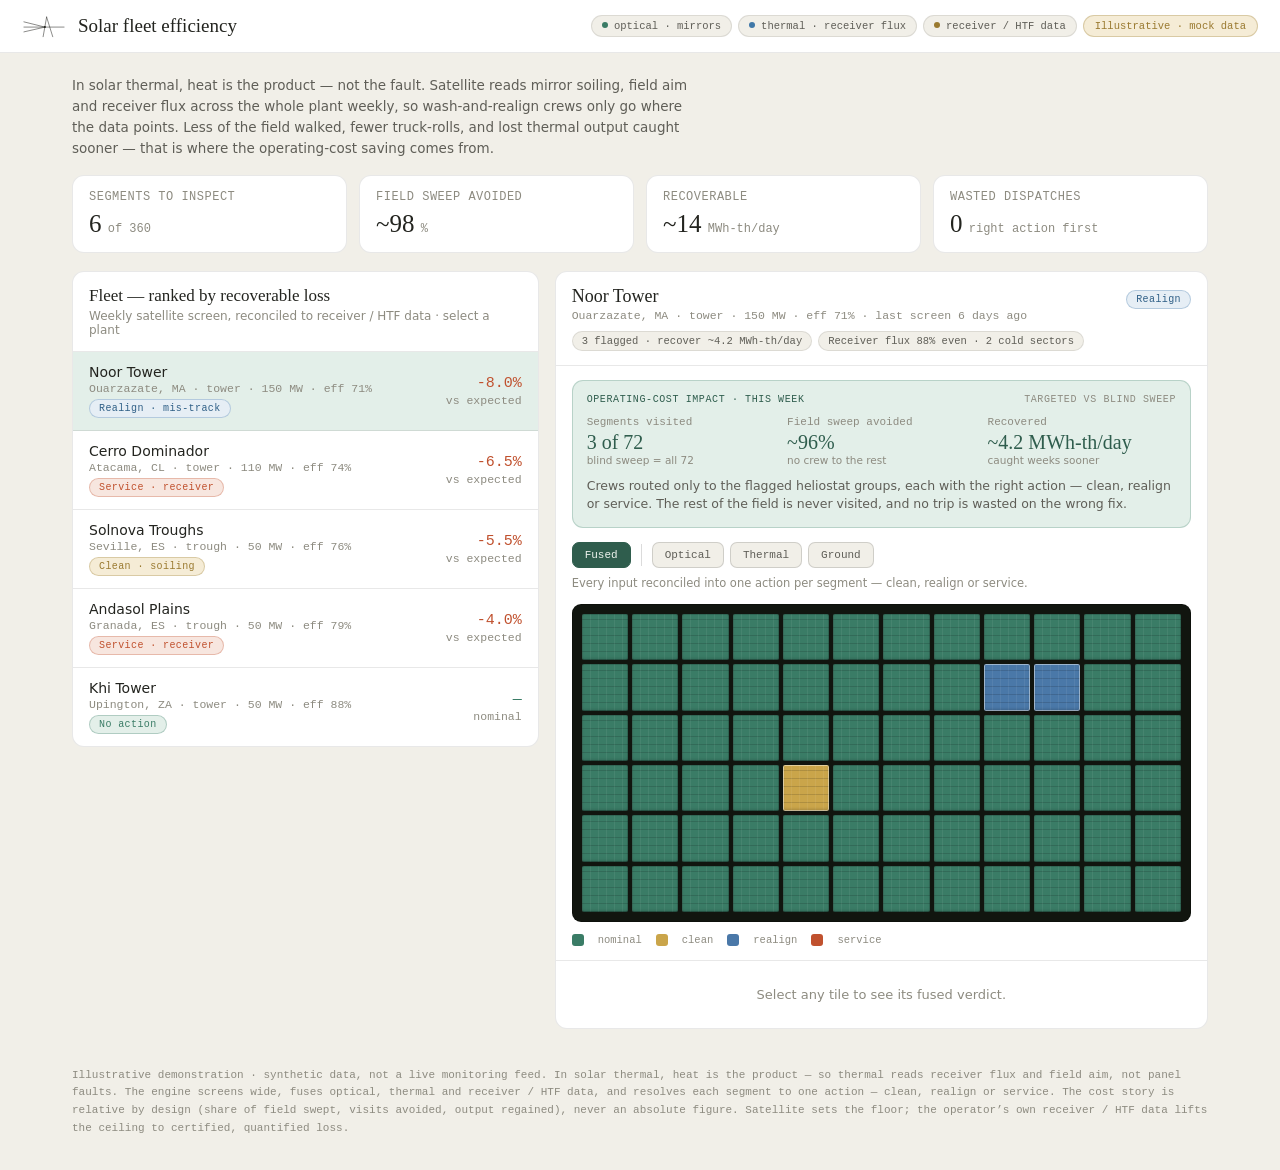
<file: aletheia-solar-fleet-demo_3.html>
<!DOCTYPE html>
<html lang="en">
<head>
<meta charset="utf-8">
<meta name="viewport" content="width=device-width, initial-scale=1">
<title>Aletheia — Solar fleet efficiency</title>
<style>
  :root{
    --bg:#f1efe8; --card:#ffffff; --ink:#23241f; --ink2:#5f5e57; --ink3:#8d8b80;
    --line:rgba(35,36,31,0.10); --line2:rgba(35,36,31,0.16);
    --green:#2f5d4d; --greenl:#e3efe9; --teal:#3a7c66; --gold:#9a7a30; --goldl:#f5ecd6;
    --amber:#b8923f; --red:#c0512e; --redl:#f7e6df; --blue:#3f78a8;
    --serif:Georgia,Cambria,'Times New Roman',serif;
    --mono:ui-monospace,SFMono-Regular,Menlo,Consolas,monospace;
    --sans:ui-sans-serif,system-ui,-apple-system,'Segoe UI',sans-serif;
  }
  *{box-sizing:border-box}
  body{margin:0;background:var(--bg);color:var(--ink);font-family:var(--sans);-webkit-font-smoothing:antialiased}
  .top{display:flex;align-items:center;justify-content:space-between;gap:12px;
    padding:14px 22px;background:var(--card);border-bottom:0.5px solid var(--line);flex-wrap:wrap}
  .brand{display:flex;align-items:center;gap:12px}
  .brand .nm{font-family:var(--serif);font-size:19px}
  .tags{display:flex;gap:6px;flex-wrap:wrap;align-items:center}
  .tag{font-family:var(--mono);font-size:10.5px;color:var(--ink2);background:var(--bg);
    border:0.5px solid var(--line);border-radius:999px;padding:4px 10px}
  .tag .d{display:inline-block;width:6px;height:6px;border-radius:50%;background:var(--teal);margin-right:6px;vertical-align:1px}
  .mock{font-family:var(--mono);font-size:10.5px;color:var(--gold);background:var(--goldl);
    border:0.5px solid rgba(154,122,48,0.3);border-radius:999px;padding:4px 11px}

  .wrap{max-width:1180px;margin:0 auto;padding:22px}
  .lead{font-size:13.5px;color:var(--ink2);margin:0 0 16px;max-width:74ch;line-height:1.55}
  .kpis{display:grid;grid-template-columns:repeat(4,1fr);gap:12px;margin-bottom:18px}
  .kpi{background:var(--card);border:0.5px solid var(--line);border-radius:12px;padding:14px 16px}
  .kpi .l{font-size:12px;color:var(--ink3);font-family:var(--mono);text-transform:uppercase;letter-spacing:0.5px}
  .kpi .v{font-size:25px;font-family:var(--serif);margin-top:6px}
  .kpi .v small{font-size:12px;color:var(--ink3);font-family:var(--mono)}

  .main{display:grid;grid-template-columns:minmax(0,5fr) minmax(0,7fr);gap:16px;align-items:start}
  .panel{background:var(--card);border:0.5px solid var(--line);border-radius:12px;overflow:hidden}
  .ph{padding:14px 16px;border-bottom:0.5px solid var(--line)}
  .ph h2{font-family:var(--serif);font-size:17px;font-weight:400;margin:0}
  .ph p{margin:3px 0 0;font-size:12px;color:var(--ink3)}

  .row{display:grid;grid-template-columns:1fr auto;gap:8px;align-items:center;padding:12px 16px;
    border-bottom:0.5px solid var(--line);cursor:pointer;transition:background .12s}
  .row:last-child{border-bottom:none}
  .row:hover{background:#faf9f4}
  .row.sel{background:var(--greenl)}
  .row .nm{font-size:14px;font-weight:500}
  .row .meta{font-size:11.5px;color:var(--ink3);font-family:var(--mono);margin-top:2px}
  .row .right{text-align:right}
  .row .loss{font-family:var(--mono);font-size:15px;color:var(--red)}
  .row .loss.ok{color:var(--teal)}
  .pill{font-family:var(--mono);font-size:10px;letter-spacing:0.4px;padding:3px 9px;border-radius:999px;white-space:nowrap;display:inline-block;margin-top:4px}
  .pill.OK{color:var(--teal);background:var(--greenl);border:0.5px solid rgba(58,124,102,0.3)}
  .pill.Clean{color:var(--gold);background:var(--goldl);border:0.5px solid rgba(154,122,48,0.3)}
  .pill.Realign{color:#2f5f86;background:#e6eef5;border:0.5px solid rgba(63,120,168,0.3)}
  .pill.Service{color:var(--red);background:var(--redl);border:0.5px solid rgba(192,81,46,0.3)}

  .sitehead{padding:14px 16px;border-bottom:0.5px solid var(--line);display:flex;justify-content:space-between;align-items:flex-start;gap:10px;flex-wrap:wrap}
  .sitehead .nm{font-family:var(--serif);font-size:18px}
  .sitehead .meta{font-size:11.5px;color:var(--ink3);font-family:var(--mono);margin-top:2px}
  .sumchips{display:flex;gap:6px;flex-wrap:wrap;margin-top:9px}
  .sumchip{font-family:var(--mono);font-size:10.5px;color:var(--ink2);background:var(--bg);border:0.5px solid var(--line);border-radius:999px;padding:3px 9px}

  .cost{margin:14px 16px 0;padding:13px 14px;background:var(--greenl);border:0.5px solid rgba(58,124,102,0.25);border-radius:11px}
  .cost .costh{font-family:var(--mono);font-size:10px;letter-spacing:0.6px;text-transform:uppercase;color:var(--green);margin-bottom:11px;display:flex;justify-content:space-between}
  .cost .costh .vs{color:var(--ink3)}
  .cost3{display:grid;grid-template-columns:repeat(3,1fr);gap:12px}
  .cstat .cl{font-size:11px;color:var(--ink3);font-family:var(--mono)}
  .cstat .cv{font-family:var(--serif);font-size:20px;color:var(--green);margin:3px 0 1px;line-height:1.1}
  .cstat .cs{font-size:10.5px;color:var(--ink3)}
  .costcap{margin-top:11px;font-size:12.5px;color:var(--ink2);line-height:1.5}

  .layers{display:flex;gap:6px;padding:14px 16px 0;flex-wrap:wrap}
  .lyr{appearance:none;font-family:var(--mono);font-size:11px;color:var(--ink2);background:var(--bg);
    border:0.5px solid var(--line2);border-radius:7px;padding:6px 12px;cursor:pointer}
  .lyr.on{background:var(--green);color:#eef3ee;border-color:var(--green)}
  .lyr.ground.on{background:var(--gold);border-color:var(--gold)}
  .lyr.fused{font-weight:500}
  .lyrsep{width:1px;background:var(--line2);margin:2px 4px}
  .lyrhint{font-size:11.5px;color:var(--ink3);padding:8px 16px 0;min-height:18px}

  .gridwrap{padding:14px 16px}
  .pvframe{background:#11150f;border-radius:9px;padding:9px;border:0.5px solid rgba(0,0,0,0.25)}
  .pvgrid{display:grid;gap:4px}
  .cell{aspect-ratio:1;border-radius:2px;cursor:pointer;transition:transform .1s;
    display:flex;align-items:center;justify-content:center;font-family:var(--mono);font-size:9.5px;font-weight:500;color:#15160f;
    box-shadow:inset 0 0 0 1px rgba(0,0,0,0.16), inset 0 -2px 3px rgba(0,0,0,0.12);
    background-image:repeating-linear-gradient(90deg,rgba(255,255,255,0.06) 0 1px,transparent 1px 8px),repeating-linear-gradient(0deg,rgba(0,0,0,0.14) 0 1px,transparent 1px 8px)}
  .cell:hover{transform:scale(1.16);z-index:2}
  .cell.flag{box-shadow:inset 0 0 0 1px rgba(255,255,255,0.45), inset 0 -2px 3px rgba(0,0,0,0.18)}
  .cell.active{outline:2px solid #fff;outline-offset:1px;z-index:3}
  .legend{display:flex;gap:14px;flex-wrap:wrap;margin-top:12px;font-family:var(--mono);font-size:10.5px;color:var(--ink3)}
  .legend span{display:inline-flex;align-items:center;gap:6px}
  .sw{width:12px;height:12px;border-radius:3px}

  .verdict{border-top:0.5px solid var(--line);padding:14px 16px}
  .verdict .pre{font-family:var(--mono);font-size:10.5px;letter-spacing:0.6px;text-transform:uppercase;color:var(--ink3)}
  .verdict .fchip{float:right;font-family:var(--mono);font-size:9.5px;color:var(--teal);background:var(--greenl);border:0.5px solid rgba(58,124,102,0.3);border-radius:999px;padding:3px 9px}
  .verdict h3{font-family:var(--serif);font-weight:400;font-size:17px;margin:5px 0 10px}
  .vline{display:grid;grid-template-columns:148px 1fr;gap:10px;padding:7px 0;border-top:0.5px solid var(--line);font-size:13px}
  .vline .src{font-family:var(--mono);font-size:11px}
  .vsrc.opt{color:var(--teal)} .vsrc.th{color:var(--blue)} .vsrc.gr{color:var(--gold)}
  .vact{margin-top:11px;padding:11px 12px;border-radius:9px;background:var(--greenl);border:0.5px solid rgba(58,124,102,0.25);
    font-size:13.5px;color:var(--green)}
  .vact b{font-weight:500}
  .empty{padding:26px 16px;color:var(--ink3);font-size:13px;text-align:center;border-top:0.5px solid var(--line)}

  .note{max-width:1180px;margin:16px auto 30px;padding:0 22px;font-family:var(--mono);font-size:11px;color:var(--ink3);line-height:1.6}
  @media(max-width:880px){.main{grid-template-columns:1fr}.kpis{grid-template-columns:repeat(2,1fr)}}
</style>
</head>
<body>
<div class="top">
  <div class="brand">
    <svg width="44" height="24" viewBox="0 0 200 110" aria-hidden="true"><g fill="none" stroke="#23241f" stroke-width="2.4" stroke-linecap="round"><line x1="8" y1="36" x2="104" y2="60"/><line x1="8" y1="60" x2="192" y2="60"/><line x1="8" y1="82" x2="104" y2="60"/><line x1="112" y1="14" x2="96" y2="104"/><line x1="112" y1="14" x2="140" y2="104"/></g><circle cx="104" cy="60" r="4.5" fill="#23241f"/></svg>
    <div class="nm">Solar fleet efficiency</div>
  </div>
  <div class="tags">
    <span class="tag"><span class="d"></span>optical · mirrors</span>
    <span class="tag"><span class="d" style="background:#3f78a8"></span>thermal · receiver flux</span>
    <span class="tag"><span class="d" style="background:#9a7a30"></span>receiver / HTF data</span>
    <span class="mock">Illustrative · mock data</span>
  </div>
</div>

<div class="wrap">
  <p class="lead">In solar thermal, heat is the product — not the fault. Satellite reads mirror soiling, field aim and receiver flux across the whole plant weekly, so wash-and-realign crews only go where the data points. Less of the field walked, fewer truck-rolls, and lost thermal output caught sooner — that is where the operating-cost saving comes from.</p>
  <div class="kpis" id="kpis"></div>
  <div class="main">
    <div class="panel">
      <div class="ph"><h2>Fleet — ranked by recoverable loss</h2><p>Weekly satellite screen, reconciled to receiver / HTF data · select a plant</p></div>
      <div id="fleet"></div>
    </div>
    <div class="panel" id="detail"></div>
  </div>
</div>
<div class="note" id="note"></div>

<script>
function rng(seed){return function(){seed|=0;seed=seed+0x6D2B79F5|0;let t=Math.imul(seed^seed>>>15,1|seed);t=t+Math.imul(t^t>>>7,61|t)^t;return ((t^t>>>14)>>>0)/4294967296;};}

const SITES=[
  {id:'noor',name:'Noor Tower',loc:'Ouarzazate, MA',type:'tower',mw:150,pr:71,loss:8.0,cause:'mis-track',status:'Realign',recover:'~4.2 MWh-th/day',seed:101,extra:'Receiver flux 88% even · 2 cold sectors',
    flags:{ '20':{cause:'mistrack',action:'Realign',label:'Heliostat group H-21',dev:-14,kwh:'recover ~2.1 MWh-th/day (with H-22)',opt:'Mirrors clean — canting / aim looks off',th:'Cold sector on the receiver — energy landing off-target',gr:'Receiver flux 6% below expected on this cluster',act:'Realign / recalibrate tracking. This is not a wash.'},
            '21':{cause:'mistrack',action:'Realign',label:'Heliostat group H-22',dev:-11,kwh:'recover with H-21',opt:'Clean mirrors',th:'Adjacent cold sector on receiver',gr:'Flux down, same cluster',act:'Recalibrate tracking together with H-21.'},
            '40':{cause:'soiling',action:'Clean',label:'Heliostat group H-41',dev:-7,kwh:'recover ~1.4 MWh-th/day',opt:'Visible dust film across the mirrors',th:'Mild uniform flux drop',gr:'Reflectance down ~7%',act:'Wash the mirror group.'} } },
  {id:'cerro',name:'Cerro Dominador',loc:'Atacama, CL',type:'tower',mw:110,pr:74,loss:6.5,cause:'receiver',status:'Service',recover:'protect receiver',seed:117,extra:'Receiver hotspot · north panel',
    flags:{ '15':{cause:'receiver',action:'Service',label:'Receiver panel R-N',dev:-22,kwh:'protect receiver · restore output',opt:'Field looks clean and well aimed',th:'Sharp hotspot on the receiver structure',gr:'Receiver metal temperature above safe band',act:'Service — inspect tubes; defocus the affected heliostats now.'} } },
  {id:'solnova',name:'Solnova Troughs',loc:'Seville, ES',type:'trough',mw:50,pr:76,loss:5.5,cause:'soiling',status:'Clean',recover:'~1.6 MWh-th/day',seed:131,extra:'HTF outlet near setpoint',
    flags:{ '28':{cause:'soiling',action:'Clean',label:'Collector loop L-29',dev:-9,kwh:'recover ~1.6 MWh-th/day',opt:'Dust on the trough mirrors, full row',th:'HTF outlet cooler along the loop',gr:'Loop outlet 9°C below setpoint',act:'Wash the loop mirrors.'} } },
  {id:'andasol',name:'Andasol Plains',loc:'Granada, ES',type:'trough',mw:50,pr:79,loss:4.0,cause:'receiver',status:'Service',recover:'restore loop',seed:148,extra:'HTF joint suspected · L-12',
    flags:{ '11':{cause:'receiver',action:'Service',label:'Collector loop L-12',dev:-12,kwh:'restore loop output',opt:'Mirrors clean',th:'Cold break mid-loop — fluid not heating past the joint',gr:'Loop outlet flat despite full irradiance',act:'Service — inspect HTF joint / vacuum loss on the receiver tube.'} } },
  {id:'khi',name:'Khi Tower',loc:'Upington, ZA',type:'tower',mw:50,pr:88,loss:1.8,cause:'none material',status:'OK',recover:'—',seed:160,extra:'Receiver flux even',flags:{}}
];

const GW=12, GH=6, N=GW*GH;
SITES.forEach(function(s){
  const r=rng(s.seed); const cells=[];
  for(let i=0;i<N;i++){ cells.push({perf:0.92+r()*0.07, dev:-2+r()*3, flag:null}); }
  Object.keys(s.flags).forEach(function(k){
    const i=+k, f=s.flags[k];
    cells[i].flag=f; cells[i].dev=f.dev;
    cells[i].perf = f.cause==='receiver'?0.5+r()*0.1 : f.cause==='mistrack'?0.7+r()*0.05 : 0.74+r()*0.05;
  });
  s.cells=cells;
});

let layer='fused', curSite=null, curCell=null;

const totalSeg=SITES.length*N;
const flaggedSeg=SITES.reduce((a,s)=>a+s.cells.filter(c=>c.flag).length,0);
const avoided=Math.round((1-flaggedSeg/totalSeg)*100);
document.getElementById('kpis').innerHTML=
  kpi('Segments to inspect',flaggedSeg+' <small>of '+totalSeg+'</small>')+
  kpi('Field sweep avoided','~'+avoided+' <small>%</small>')+
  kpi('Recoverable','~14 <small>MWh-th/day</small>')+
  kpi('Wasted dispatches','0 <small>right action first</small>');
function kpi(l,v){return '<div class="kpi"><div class="l">'+l+'</div><div class="v">'+v+'</div></div>';}

const ranked=[...SITES].sort((a,b)=>b.loss-a.loss);
document.getElementById('fleet').innerHTML=ranked.map(function(s){
  const ok=s.status==='OK';
  return '<div class="row" data-id="'+s.id+'"><div><div class="nm">'+s.name+'</div>'+
    '<div class="meta">'+s.loc+' · '+s.type+' · '+s.mw+' MW · eff '+s.pr+'%</div>'+
    '<span class="pill '+s.status+'">'+(ok?'No action':s.status+' · '+s.cause)+'</span></div>'+
    '<div class="right"><div class="loss'+(ok?' ok':'')+'">'+(ok?'\u2014':'-'+s.loss.toFixed(1)+'%')+'</div>'+
    '<div class="meta">'+(ok?'nominal':'vs expected')+'</div></div></div>';
}).join('');
document.querySelectorAll('.row').forEach(r=>r.onclick=function(){selectSite(r.dataset.id);});

function colorFor(c){
  if(layer==='fused'){ if(!c.flag) return '#3a7c66'; const x=c.flag.cause; return x==='soiling'?'#caa54a':x==='mistrack'?'#4a78a8':'#c0512e'; }
  if(layer==='optical'){ if(!c.flag) return '#3b5566'; const x=c.flag.cause; return x==='soiling'?'#caa54a':x==='mistrack'?'#6a86a0':'#3b5566'; }
  if(layer==='thermal'){ if(!c.flag) return '#3a7c66'; const x=c.flag.cause; return x==='soiling'?'#caa54a':x==='mistrack'?'#5b8fc4':'#c0512e'; }
  const d=c.dev; return d>=-2?'#3a7c66':d>=-5?'#e7d39a':d>=-10?'#caa54a':d>=-20?'#cf7a3a':'#c0512e';
}
function cellVal(c){ if(layer!=='ground') return ''; if(c.dev<=-50) return 'OFF'; if(c.dev<=-4) return '\u2212'+Math.abs(Math.round(c.dev)); return ''; }
const LAYERS=['fused','optical','thermal','ground'];
const LLABEL={fused:'Fused',optical:'Optical',thermal:'Thermal',ground:'Ground'};
const HINT={
  fused:'Every input reconciled into one action per segment — clean, realign or service.',
  optical:'Optical sees mirror soiling and gross mis-alignment across the field.',
  thermal:'Thermal reads <em>receiver flux and aim</em> — an even, intense target means the field is hitting its mark; cold patches mean mirrors missing it.',
  ground:'Receiver / HTF temperature vs expected — the thermal truth that <em>proves</em> the picture.'
};

function cstat(l,v,s){return '<div class="cstat"><div class="cl">'+l+'</div><div class="cv">'+v+'</div><div class="cs">'+s+'</div></div>';}
function costHTML(s,fN){
  const pctVisit=Math.round(fN/N*100), av=100-pctVisit;
  const unit=s.type==='trough'?'loops':'heliostat groups';
  const visited=fN? fN+' of '+N:'0 of '+N;
  const recov=fN? s.recover:'none lost';
  const cap=fN
    ? 'Crews routed only to the flagged '+unit+', each with the right action — clean, realign or service. The rest of the field is never visited, and no trip is wasted on the wrong fix.'
    : 'The weekly satellite screen clears the plant — a full blind sweep avoided this cycle, zero truck-rolls, nothing to recover.';
  return '<div class="cost"><div class="costh"><span>Operating-cost impact · this week</span><span class="vs">targeted vs blind sweep</span></div>'+
    '<div class="cost3">'+cstat('Segments visited',visited,'blind sweep = all '+N)+
    cstat('Field sweep avoided','~'+av+'%','no crew to the rest')+
    cstat('Recovered',recov,fN?'caught weeks sooner':'screen clears it')+
    '</div><div class="costcap">'+cap+'</div></div>';
}

function selectSite(id){
  curSite=SITES.find(s=>s.id===id); curCell=null;
  document.querySelectorAll('.row').forEach(r=>r.classList.toggle('sel',r.dataset.id===id));
  renderDetail();
}
function renderDetail(){
  const s=curSite, fN=s.cells.filter(c=>c.flag).length;
  const chips='<span class="sumchip">'+(fN? fN+' flagged · recover '+s.recover:'all nominal · no action')+'</span>'+(s.extra?'<span class="sumchip">'+s.extra+'</span>':'');
  const lyrs=LAYERS.map(function(l,idx){
    const sep=(idx===1)?'<div class="lyrsep"></div>':'';
    const extra=(l==='fused'?'fused':l==='ground'?'ground':'');
    return sep+'<button class="lyr '+extra+(layer===l?' on':'')+'" data-l="'+l+'">'+LLABEL[l]+'</button>';
  }).join('');
  document.getElementById('detail').innerHTML=
    '<div class="sitehead"><div><div class="nm">'+s.name+'</div><div class="meta">'+s.loc+' · '+s.type+' · '+s.mw+' MW · eff '+s.pr+'% · last screen 6 days ago</div>'+
      '<div class="sumchips">'+chips+'</div></div>'+
      '<span class="pill '+s.status+'">'+(s.status==='OK'?'No action':s.status)+'</span></div>'+
    costHTML(s,fN)+
    '<div class="layers">'+lyrs+'</div><div class="lyrhint" id="hint"></div>'+
    '<div class="gridwrap"><div class="pvframe"><div class="pvgrid" id="pv" style="grid-template-columns:repeat('+GW+',1fr)"></div></div><div class="legend" id="legend"></div></div>'+
    '<div id="vbox"></div>';
  document.querySelectorAll('.lyr').forEach(b=>b.onclick=function(){layer=b.dataset.l;paintGrid();});
  paintGrid(); renderVerdict();
}
function paintGrid(){
  document.querySelectorAll('.lyr').forEach(b=>b.classList.toggle('on',b.dataset.l===layer));
  document.getElementById('hint').innerHTML=HINT[layer];
  const pv=document.getElementById('pv');
  pv.innerHTML=curSite.cells.map(function(c,i){
    return '<div class="cell'+(c.flag?' flag':'')+(curCell===i?' active':'')+'" data-i="'+i+'" style="background-color:'+colorFor(c)+'">'+cellVal(c)+'</div>';
  }).join('');
  pv.querySelectorAll('.cell').forEach(el=>el.onclick=function(){curCell=+el.dataset.i;paintGrid();renderVerdict();});
  document.getElementById('legend').innerHTML=legendFor();
}
function legendFor(){
  if(layer==='fused') return sw('#3a7c66')+'nominal '+sw('#caa54a')+'clean '+sw('#4a78a8')+'realign '+sw('#c0512e')+'service';
  if(layer==='optical') return sw('#3b5566')+'clean mirrors '+sw('#caa54a')+'soiled '+sw('#6a86a0')+'aim suspect';
  if(layer==='thermal') return sw('#3a7c66')+'on-target flux '+sw('#5b8fc4')+'cold / off-aim '+sw('#c0512e')+'receiver hot';
  return sw('#3a7c66')+'at expected '+sw('#caa54a')+'down '+sw('#cf7a3a')+'down hard '+sw('#c0512e')+'critical · numbers = % below';
}
function sw(c){return '<span><span class="sw" style="background:'+c+'"></span></span>';}
function renderVerdict(){
  const v=document.getElementById('vbox');
  if(curCell===null){v.innerHTML='<div class="empty">Select any tile to see its fused verdict.</div>';return;}
  const c=curSite.cells[curCell];
  if(!c.flag){v.innerHTML='<div class="verdict"><div class="pre">'+segName(curCell)+'</div><h3>Nominal — performing to expectation.</h3><div class="vline"><span class="src vsrc gr">receiver / HTF</span><span>Within tolerance of expected output.</span></div></div>';return;}
  const f=c.flag;
  v.innerHTML='<div class="verdict"><span class="fchip">fused · 3 sources agree</span><div class="pre">Fused verdict · '+f.label+'</div>'+
    '<h3>'+causeTitle(f.cause)+'</h3>'+
    vline('opt','optical · mirror',f.opt)+
    vline('th','thermal · receiver & aim',f.th)+
    vline('gr','receiver/HTF · output',f.gr)+
    '<div class="vact"><b>'+f.action+'.</b> '+f.act+'<div style="margin-top:5px;font-family:var(--mono);font-size:11px;color:#2f5d4d">\u2192 '+f.kwh+'</div></div></div>';
}
function vline(cls,src,txt){return '<div class="vline"><span class="src vsrc '+cls+'">'+src+'</span><span>'+txt+'</span></div>';}
function causeTitle(c){ return c==='soiling'?'Soiling — clean it.':c==='mistrack'?'Mis-tracking — realign it.':'Receiver / HTF — service it.'; }
function segName(i){
  const rc=String.fromCharCode(65+Math.floor(i/GW))+'-'+String((i%GW)+1).padStart(2,'0');
  return (curSite.type==='trough'?'Loop ':'Heliostat ')+rc;
}

selectSite('noor');

document.getElementById('note').textContent='Illustrative demonstration · synthetic data, not a live monitoring feed. In solar thermal, heat is the product — so thermal reads receiver flux and field aim, not panel faults. The engine screens wide, fuses optical, thermal and receiver / HTF data, and resolves each segment to one action — clean, realign or service. The cost story is relative by design (share of field swept, visits avoided, output regained), never an absolute figure. Satellite sets the floor; the operator\u2019s own receiver / HTF data lifts the ceiling to certified, quantified loss.';
</script>
</body>
</html>
</file>
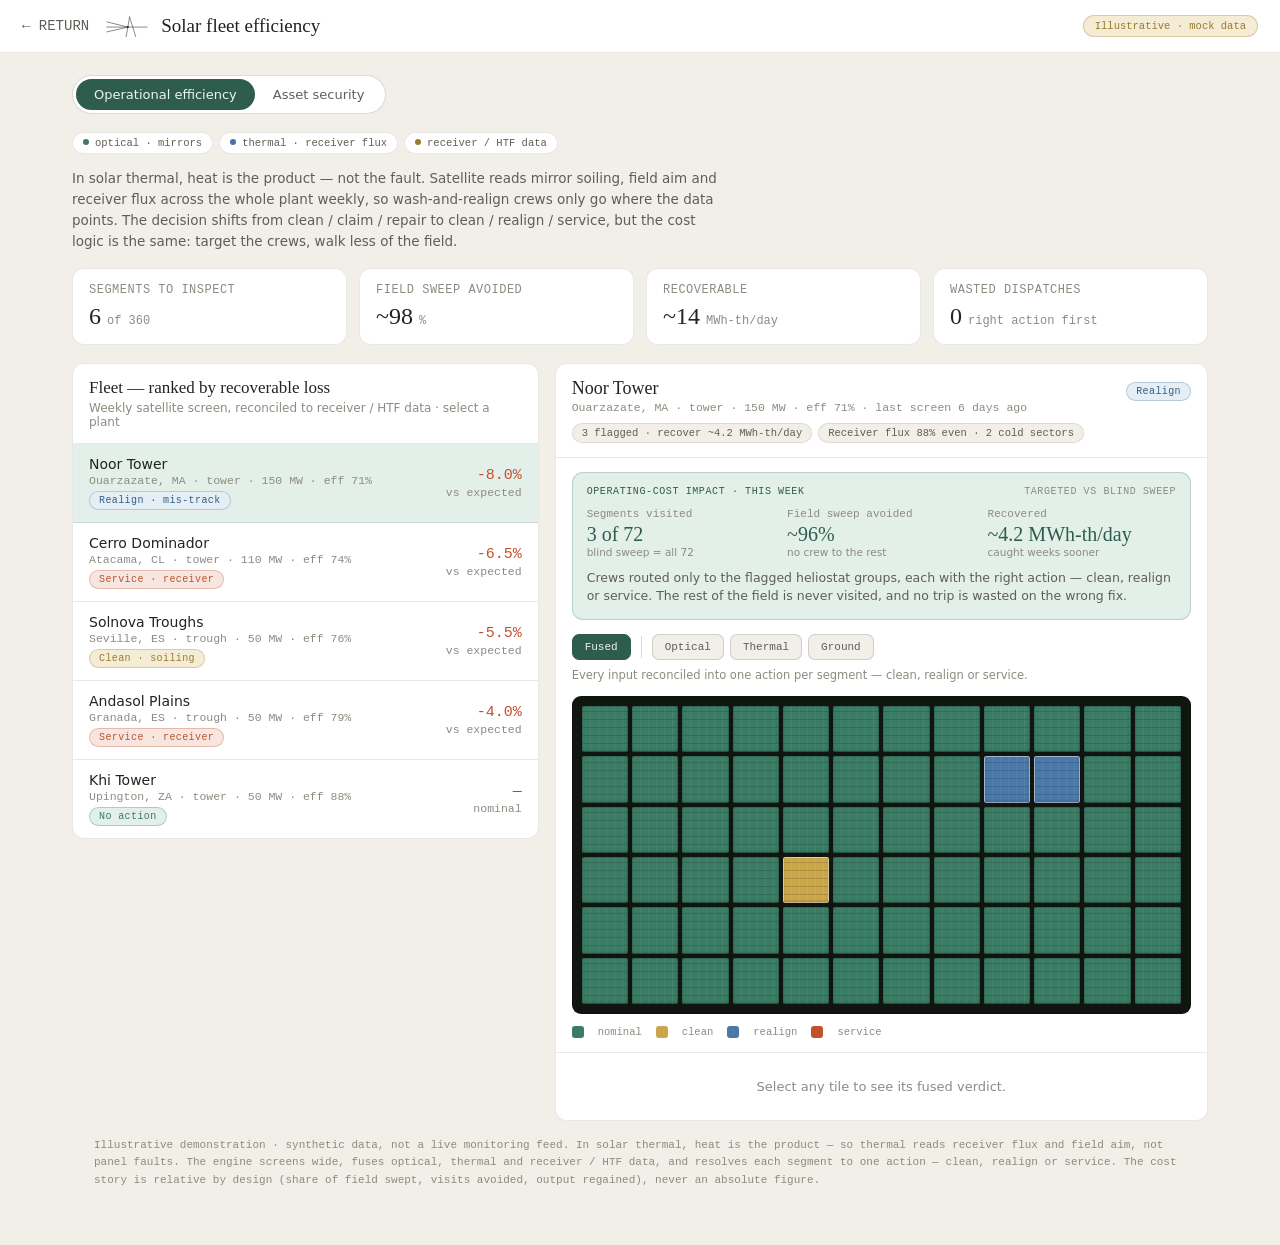
<file: public/aletheia-solar-fleet-demo_3.html>
<!DOCTYPE html>
<html lang="en">
<head>
<meta charset="utf-8">
<meta name="viewport" content="width=device-width, initial-scale=1">
<title>Aletheia — Solar fleet efficiency</title>
<style>
  :root{
    --bg:#f1efe8; --card:#ffffff; --ink:#23241f; --ink2:#5f5e57; --ink3:#8d8b80;
    --line:rgba(35,36,31,0.10); --line2:rgba(35,36,31,0.16);
    --green:#2f5d4d; --greenl:#e3efe9; --teal:#3a7c66; --gold:#9a7a30; --goldl:#f5ecd6;
    --amber:#b8923f; --red:#c0512e; --redl:#f7e6df; --blue:#3f78a8;
    --serif:Georgia,Cambria,'Times New Roman',serif;
    --mono:ui-monospace,SFMono-Regular,Menlo,Consolas,monospace;
    --sans:ui-sans-serif,system-ui,-apple-system,'Segoe UI',sans-serif;
  }
  *{box-sizing:border-box}
  body{margin:0;background:var(--bg);color:var(--ink);font-family:var(--sans);-webkit-font-smoothing:antialiased}
  .top{display:flex;align-items:center;justify-content:space-between;gap:12px;
    padding:14px 22px;background:var(--card);border-bottom:0.5px solid var(--line);flex-wrap:wrap}
  .brand{display:flex;align-items:center;gap:12px}
  .brand .nm{font-family:var(--serif);font-size:19px}
  .mock{font-family:var(--mono);font-size:10.5px;color:var(--gold);background:var(--goldl);
    border:0.5px solid rgba(154,122,48,0.3);border-radius:999px;padding:4px 11px}
  .tags{display:flex;gap:6px;flex-wrap:wrap;align-items:center;margin-bottom:14px}
  .tag{font-family:var(--mono);font-size:10.5px;color:var(--ink2);background:var(--card);
    border:0.5px solid var(--line);border-radius:999px;padding:4px 10px}
  .tag .d{display:inline-block;width:6px;height:6px;border-radius:50%;background:var(--teal);margin-right:6px;vertical-align:1px}

  .wrap{max-width:1180px;margin:0 auto;padding:22px}
  .modeseg{display:inline-flex;background:var(--card);border:0.5px solid var(--line2);border-radius:999px;padding:3px;margin-bottom:18px}
  .modebtn{appearance:none;border:none;background:transparent;font-family:var(--sans);font-size:13px;color:var(--ink2);padding:8px 18px;border-radius:999px;cursor:pointer}
  .modebtn.on{background:var(--green);color:#eef3ee}
  .lead{font-size:13.5px;color:var(--ink2);margin:0 0 16px;max-width:76ch;line-height:1.55}
  .kpis{display:grid;grid-template-columns:repeat(4,1fr);gap:12px;margin-bottom:18px}
  .kpi{background:var(--card);border:0.5px solid var(--line);border-radius:12px;padding:14px 16px}
  .kpi .l{font-size:12px;color:var(--ink3);font-family:var(--mono);text-transform:uppercase;letter-spacing:0.5px}
  .kpi .v{font-size:24px;font-family:var(--serif);margin-top:6px}
  .kpi .v small{font-size:12px;color:var(--ink3);font-family:var(--mono)}

  .main{display:grid;grid-template-columns:minmax(0,5fr) minmax(0,7fr);gap:16px;align-items:start}
  .panel{background:var(--card);border:0.5px solid var(--line);border-radius:12px;overflow:hidden}
  .ph{padding:14px 16px;border-bottom:0.5px solid var(--line)}
  .ph h2{font-family:var(--serif);font-size:17px;font-weight:400;margin:0}
  .ph p{margin:3px 0 0;font-size:12px;color:var(--ink3)}

  /* OE fleet */
  .row{display:grid;grid-template-columns:1fr auto;gap:8px;align-items:center;padding:12px 16px;border-bottom:0.5px solid var(--line);cursor:pointer;transition:background .12s}
  .row:last-child{border-bottom:none}.row:hover{background:#faf9f4}.row.sel{background:var(--greenl)}
  .row .nm{font-size:14px;font-weight:500}.row .meta{font-size:11.5px;color:var(--ink3);font-family:var(--mono);margin-top:2px}
  .row .right{text-align:right}.row .loss{font-family:var(--mono);font-size:15px;color:var(--red)}.row .loss.ok{color:var(--teal)}
  .pill{font-family:var(--mono);font-size:10px;letter-spacing:0.4px;padding:3px 9px;border-radius:999px;white-space:nowrap;display:inline-block;margin-top:4px}
  .pill.OK{color:var(--teal);background:var(--greenl);border:0.5px solid rgba(58,124,102,0.3)}
  .pill.Clean{color:var(--gold);background:var(--goldl);border:0.5px solid rgba(154,122,48,0.3)}
  .pill.Realign{color:#2f5f86;background:#e6eef5;border:0.5px solid rgba(63,120,168,0.3)}
  .pill.Service{color:var(--red);background:var(--redl);border:0.5px solid rgba(192,81,46,0.3)}
  .sitehead{padding:14px 16px;border-bottom:0.5px solid var(--line);display:flex;justify-content:space-between;align-items:flex-start;gap:10px;flex-wrap:wrap}
  .sitehead .nm{font-family:var(--serif);font-size:18px}.sitehead .meta{font-size:11.5px;color:var(--ink3);font-family:var(--mono);margin-top:2px}
  .sumchips{display:flex;gap:6px;flex-wrap:wrap;margin-top:9px}
  .sumchip{font-family:var(--mono);font-size:10.5px;color:var(--ink2);background:var(--bg);border:0.5px solid var(--line);border-radius:999px;padding:3px 9px}
  .cost{margin:14px 16px 0;padding:13px 14px;background:var(--greenl);border:0.5px solid rgba(58,124,102,0.25);border-radius:11px}
  .cost .costh{font-family:var(--mono);font-size:10px;letter-spacing:0.6px;text-transform:uppercase;color:var(--green);margin-bottom:11px;display:flex;justify-content:space-between}
  .cost .costh .vs{color:var(--ink3)}.cost3{display:grid;grid-template-columns:repeat(3,1fr);gap:12px}
  .cstat .cl{font-size:11px;color:var(--ink3);font-family:var(--mono)}.cstat .cv{font-family:var(--serif);font-size:20px;color:var(--green);margin:3px 0 1px;line-height:1.1}.cstat .cs{font-size:10.5px;color:var(--ink3)}
  .costcap{margin-top:11px;font-size:12.5px;color:var(--ink2);line-height:1.5}
  .layers{display:flex;gap:6px;padding:14px 16px 0;flex-wrap:wrap}
  .lyr{appearance:none;font-family:var(--mono);font-size:11px;color:var(--ink2);background:var(--bg);border:0.5px solid var(--line2);border-radius:7px;padding:6px 12px;cursor:pointer}
  .lyr.on{background:var(--green);color:#eef3ee;border-color:var(--green)}.lyr.ground.on{background:var(--gold);border-color:var(--gold)}.lyr.fused{font-weight:500}
  .lyrsep{width:1px;background:var(--line2);margin:2px 4px}.lyrhint{font-size:11.5px;color:var(--ink3);padding:8px 16px 0;min-height:18px}
  .gridwrap{padding:14px 16px}
  .pvframe{background:#11150f;border-radius:9px;padding:9px;border:0.5px solid rgba(0,0,0,0.25)}
  .pvgrid{display:grid;gap:4px}
  .cell{aspect-ratio:1;border-radius:2px;cursor:pointer;transition:transform .1s;display:flex;align-items:center;justify-content:center;font-family:var(--mono);font-size:9.5px;font-weight:500;color:#15160f;
    box-shadow:inset 0 0 0 1px rgba(0,0,0,0.16), inset 0 -2px 3px rgba(0,0,0,0.12);
    background-image:repeating-linear-gradient(90deg,rgba(255,255,255,0.06) 0 1px,transparent 1px 8px),repeating-linear-gradient(0deg,rgba(0,0,0,0.14) 0 1px,transparent 1px 8px)}
  .cell:hover{transform:scale(1.16);z-index:2}
  .cell.flag{box-shadow:inset 0 0 0 1px rgba(255,255,255,0.45), inset 0 -2px 3px rgba(0,0,0,0.18)}
  .cell.active{outline:2px solid #fff;outline-offset:1px;z-index:3}
  .legend{display:flex;gap:14px;flex-wrap:wrap;margin-top:12px;font-family:var(--mono);font-size:10.5px;color:var(--ink3)}
  .legend span{display:inline-flex;align-items:center;gap:6px}.sw{width:12px;height:12px;border-radius:3px}
  .verdict{border-top:0.5px solid var(--line);padding:14px 16px}
  .verdict .pre{font-family:var(--mono);font-size:10.5px;letter-spacing:0.6px;text-transform:uppercase;color:var(--ink3)}
  .verdict .fchip{float:right;font-family:var(--mono);font-size:9.5px;color:var(--teal);background:var(--greenl);border:0.5px solid rgba(58,124,102,0.3);border-radius:999px;padding:3px 9px}
  .verdict h3{font-family:var(--serif);font-weight:400;font-size:17px;margin:5px 0 10px}
  .vline{display:grid;grid-template-columns:148px 1fr;gap:10px;padding:7px 0;border-top:0.5px solid var(--line);font-size:13px}
  .vline .src{font-family:var(--mono);font-size:11px}.vsrc.opt{color:var(--teal)}.vsrc.th{color:var(--blue)}.vsrc.gr{color:var(--gold)}
  .vact{margin-top:11px;padding:11px 12px;border-radius:9px;background:var(--greenl);border:0.5px solid rgba(58,124,102,0.25);font-size:13.5px;color:var(--green)}.vact b{font-weight:500}
  .empty{padding:26px 16px;color:var(--ink3);font-size:13px;text-align:center;border-top:0.5px solid var(--line)}

  /* AS time-lapse */
  .viewer{padding:14px 16px}
  .scene-wrap{border-radius:9px;overflow:hidden;border:0.5px solid rgba(0,0,0,0.3);background:#0d0f0c;line-height:0}
  .scene-wrap svg{width:100%;height:auto;display:block}
  .caption{margin-top:12px;display:flex;align-items:baseline;gap:12px}
  .caption .yr{font-family:var(--serif);font-size:26px}
  .caption .cx{font-size:13px;color:var(--ink2)}
  .timeline{margin-top:14px;position:relative}
  .tlbar{height:2px;background:var(--line2);position:absolute;left:8px;right:8px;top:9px}
  .tlfill{height:2px;background:var(--teal);position:absolute;left:8px;top:9px;transition:width .25s}
  .ticks{display:flex;justify-content:space-between;position:relative}
  .ytick{appearance:none;border:none;background:transparent;cursor:pointer;display:flex;flex-direction:column;align-items:center;gap:6px;padding:0;flex:1}
  .ytick .dot{width:11px;height:11px;border-radius:50%;background:var(--card);border:1.5px solid var(--line2)}
  .ytick.on .dot{background:var(--teal);border-color:var(--teal)}
  .ytick.built .dot{box-shadow:0 0 0 3px rgba(154,122,48,0.25)}
  .ytick .yl{font-family:var(--mono);font-size:10.5px;color:var(--ink3)}
  .ytick.on .yl{color:var(--ink)}
  .playrow{margin-top:16px;display:flex;align-items:center;gap:12px}
  .playbtn{appearance:none;font-family:var(--mono);font-size:12px;color:#eef3ee;background:var(--green);border:none;border-radius:8px;padding:9px 16px;cursor:pointer}
  .asmock{font-family:var(--mono);font-size:10.5px;color:var(--ink3)}
  .changes{padding:6px 0}
  .chg{display:grid;grid-template-columns:54px 1fr;gap:10px;padding:11px 16px;border-bottom:0.5px solid var(--line);opacity:.4;transition:opacity .2s}
  .chg:last-child{border-bottom:none}
  .chg.shown{opacity:1}
  .chg.cur{background:var(--greenl)}
  .chg .cy{font-family:var(--mono);font-size:12px;color:var(--ink3)}
  .chg .ct{font-size:13px;color:var(--ink2);line-height:1.4}
  .chg .lv{display:inline-block;font-family:var(--mono);font-size:9.5px;letter-spacing:.4px;padding:2px 7px;border-radius:999px;margin-top:5px}
  .lv.base{color:var(--ink3);background:var(--bg);border:0.5px solid var(--line)}
  .lv.info{color:var(--teal);background:var(--greenl);border:0.5px solid rgba(58,124,102,0.3)}
  .lv.major{color:var(--gold);background:var(--goldl);border:0.5px solid rgba(154,122,48,0.3)}
  .lv.review{color:var(--red);background:var(--redl);border:0.5px solid rgba(192,81,46,0.3)}

  .note{max-width:1180px;margin:16px auto 30px;padding:0 22px;font-family:var(--mono);font-size:11px;color:var(--ink3);line-height:1.6}
  [hidden]{display:none!important}
  @media(max-width:880px){.main{grid-template-columns:1fr}.kpis{grid-template-columns:repeat(2,1fr)}}
</style>
</head>
<body>
<div class="top">
  <div style="display:flex; align-items:center; gap:16px;">
    <a href="index.html" style="text-decoration: none; color: var(--ink2); font-family: var(--mono); font-size: 14px;">&larr; RETURN</a>
    <div class="brand">
      <svg width="44" height="24" viewBox="0 0 200 110" aria-hidden="true"><g fill="none" stroke="#23241f" stroke-width="2.4" stroke-linecap="round"><line x1="8" y1="36" x2="104" y2="60"/><line x1="8" y1="60" x2="192" y2="60"/><line x1="8" y1="82" x2="104" y2="60"/><line x1="112" y1="14" x2="96" y2="104"/><line x1="112" y1="14" x2="140" y2="104"/></g><circle cx="104" cy="60" r="4.5" fill="#23241f"/></svg>
      <div class="nm">Solar fleet efficiency</div>
    </div>
  </div>
  <span class="mock">Illustrative · mock data</span>
</div>

<div class="wrap">
  <div class="modeseg" role="tablist">
    <button class="modebtn on" id="m-oe" role="tab">Operational efficiency</button>
    <button class="modebtn" id="m-as" role="tab">Asset security</button>
  </div>

  <!-- ================= OPERATIONAL EFFICIENCY ================= -->
  <section id="oe">
    <div class="tags">
      <span class="tag"><span class="d"></span>optical · mirrors</span>
      <span class="tag"><span class="d" style="background:#3f78a8"></span>thermal · receiver flux</span>
      <span class="tag"><span class="d" style="background:#9a7a30"></span>receiver / HTF data</span>
    </div>
    <p class="lead">In solar thermal, heat is the product — not the fault. Satellite reads mirror soiling, field aim and receiver flux across the whole plant weekly, so wash-and-realign crews only go where the data points. The decision shifts from clean / claim / repair to clean / realign / service, but the cost logic is the same: target the crews, walk less of the field.</p>
    <div class="kpis" id="kpis"></div>
    <div class="main">
      <div class="panel">
        <div class="ph"><h2>Fleet — ranked by recoverable loss</h2><p>Weekly satellite screen, reconciled to receiver / HTF data · select a plant</p></div>
        <div id="fleet"></div>
      </div>
      <div class="panel" id="detail"></div>
    </div>
    <div class="note" id="oenote"></div>
  </section>

  <!-- ================= ASSET SECURITY ================= -->
  <section id="as" hidden>
    <div class="tags">
      <span class="tag"><span class="d"></span>optical basemaps</span>
      <span class="tag"><span class="d" style="background:#3f78a8"></span>change detection</span>
      <span class="tag"><span class="d" style="background:#9a7a30"></span>boundary &amp; integrity</span>
    </div>
    <p class="lead">Asset security from orbit isn't a single snapshot — it's the record over time. Aletheia compares each satellite pass against the last to see what physically changed on a site: construction, footprint growth, new structures, and disturbance beyond the permitted boundary. Scrub the years, or press play, to watch this plant built out from bare land to a working solar farm — and see what the change-detection layer flags along the way.</p>
    <div class="kpis" id="asstats"></div>
    <div class="main">
      <div class="panel">
        <div class="ph"><h2>Site monitoring — build-out over time</h2><p>Kutch Solar Park · Gujarat, IN · annual satellite basemaps, 2018–2025</p></div>
        <div class="viewer">
          <div class="scene-wrap" id="scene"></div>
          <div class="caption"><span class="yr" id="ascapyr"></span><span class="cx" id="ascaptx"></span></div>
          <div class="timeline">
            <div class="tlbar"></div><div class="tlfill" id="tlfill"></div>
            <div class="ticks" id="ticks"></div>
          </div>
          <div class="playrow"><button class="playbtn" id="play">▶ Play 2018 → 2025</button><span class="asmock">illustrative · synthetic imagery, not a real basemap</span></div>
        </div>
      </div>
      <div class="panel">
        <div class="ph"><h2>Detected changes</h2><p>Automated change detection vs the previous pass</p></div>
        <div class="changes" id="changes"></div>
      </div>
    </div>
    <div class="note">Illustrative demonstration · the imagery is a stylised, synthetic reconstruction, not a real satellite basemap. The product is the change-detection logic — comparing each pass to the last, quantifying footprint growth, and flagging structures or disturbance that don't match the record. In production this runs on licensed annual basemaps; every flag is human-verified before it drives a response, and high-stakes calls are confirmed against ground truth.</div>
  </section>
</div>

<script>
/* ---------------- OPERATIONAL EFFICIENCY (solar-thermal fleet) ---------------- */
function rng(seed){return function(){seed|=0;seed=seed+0x6D2B79F5|0;let t=Math.imul(seed^seed>>>15,1|seed);t=t+Math.imul(t^t>>>7,61|t)^t;return ((t^t>>>14)>>>0)/4294967296;};}
const SITES=[
  {id:'noor',name:'Noor Tower',loc:'Ouarzazate, MA',type:'tower',mw:150,pr:71,loss:8.0,cause:'mis-track',status:'Realign',recover:'~4.2 MWh-th/day',seed:101,extra:'Receiver flux 88% even · 2 cold sectors',
    flags:{ '20':{cause:'mistrack',action:'Realign',label:'Heliostat group H-21',dev:-14,kwh:'recover ~2.1 MWh-th/day (with H-22)',opt:'Mirrors clean — canting / aim looks off',th:'Cold sector on the receiver — energy landing off-target',gr:'Receiver flux 6% below expected on this cluster',act:'Realign / recalibrate tracking. This is not a wash.'},
            '21':{cause:'mistrack',action:'Realign',label:'Heliostat group H-22',dev:-11,kwh:'recover with H-21',opt:'Clean mirrors',th:'Adjacent cold sector on receiver',gr:'Flux down, same cluster',act:'Recalibrate tracking together with H-21.'},
            '40':{cause:'soiling',action:'Clean',label:'Heliostat group H-41',dev:-7,kwh:'recover ~1.4 MWh-th/day',opt:'Visible dust film across the mirrors',th:'Mild uniform flux drop',gr:'Reflectance down ~7%',act:'Wash the mirror group.'} } },
  {id:'cerro',name:'Cerro Dominador',loc:'Atacama, CL',type:'tower',mw:110,pr:74,loss:6.5,cause:'receiver',status:'Service',recover:'protect receiver',seed:117,extra:'Receiver hotspot · north panel',
    flags:{ '15':{cause:'receiver',action:'Service',label:'Receiver panel R-N',dev:-22,kwh:'protect receiver · restore output',opt:'Field looks clean and well aimed',th:'Sharp hotspot on the receiver structure',gr:'Receiver metal temperature above safe band',act:'Service — inspect tubes; defocus the affected heliostats now.'} } },
  {id:'solnova',name:'Solnova Troughs',loc:'Seville, ES',type:'trough',mw:50,pr:76,loss:5.5,cause:'soiling',status:'Clean',recover:'~1.6 MWh-th/day',seed:131,extra:'HTF outlet near setpoint',
    flags:{ '28':{cause:'soiling',action:'Clean',label:'Collector loop L-29',dev:-9,kwh:'recover ~1.6 MWh-th/day',opt:'Dust on the trough mirrors, full row',th:'HTF outlet cooler along the loop',gr:'Loop outlet 9°C below setpoint',act:'Wash the loop mirrors.'} } },
  {id:'andasol',name:'Andasol Plains',loc:'Granada, ES',type:'trough',mw:50,pr:79,loss:4.0,cause:'receiver',status:'Service',recover:'restore loop',seed:148,extra:'HTF joint suspected · L-12',
    flags:{ '11':{cause:'receiver',action:'Service',label:'Collector loop L-12',dev:-12,kwh:'restore loop output',opt:'Mirrors clean',th:'Cold break mid-loop — fluid not heating past the joint',gr:'Loop outlet flat despite full irradiance',act:'Service — inspect HTF joint / vacuum loss on the receiver tube.'} } },
  {id:'khi',name:'Khi Tower',loc:'Upington, ZA',type:'tower',mw:50,pr:88,loss:1.8,cause:'none material',status:'OK',recover:'—',seed:160,extra:'Receiver flux even',flags:{}}
];
const GW=12, GH=6, N=GW*GH;
SITES.forEach(function(s){
  const r=rng(s.seed); const cells=[];
  for(let i=0;i<N;i++){ cells.push({perf:0.92+r()*0.07, dev:-2+r()*3, flag:null}); }
  Object.keys(s.flags).forEach(function(k){
    const i=+k, f=s.flags[k]; cells[i].flag=f; cells[i].dev=f.dev;
    cells[i].perf = f.cause==='receiver'?0.5+r()*0.1 : f.cause==='mistrack'?0.7+r()*0.05 : 0.74+r()*0.05;
  });
  s.cells=cells;
});
let layer='fused', curSite=null, curCell=null;
const totalSeg=SITES.length*N, flaggedSeg=SITES.reduce((a,s)=>a+s.cells.filter(c=>c.flag).length,0), avoided=Math.round((1-flaggedSeg/totalSeg)*100);
document.getElementById('kpis').innerHTML=
  kpi('Segments to inspect',flaggedSeg+' <small>of '+totalSeg+'</small>')+kpi('Field sweep avoided','~'+avoided+' <small>%</small>')+
  kpi('Recoverable','~14 <small>MWh-th/day</small>')+kpi('Wasted dispatches','0 <small>right action first</small>');
function kpi(l,v){return '<div class="kpi"><div class="l">'+l+'</div><div class="v">'+v+'</div></div>';}
const ranked=[...SITES].sort((a,b)=>b.loss-a.loss);
document.getElementById('fleet').innerHTML=ranked.map(function(s){
  const ok=s.status==='OK';
  return '<div class="row" data-id="'+s.id+'"><div><div class="nm">'+s.name+'</div><div class="meta">'+s.loc+' · '+s.type+' · '+s.mw+' MW · eff '+s.pr+'%</div>'+
    '<span class="pill '+s.status+'">'+(ok?'No action':s.status+' · '+s.cause)+'</span></div>'+
    '<div class="right"><div class="loss'+(ok?' ok':'')+'">'+(ok?'\u2014':'-'+s.loss.toFixed(1)+'%')+'</div><div class="meta">'+(ok?'nominal':'vs expected')+'</div></div></div>';
}).join('');
document.querySelectorAll('#fleet .row').forEach(r=>r.onclick=function(){selectSite(r.dataset.id);});
function colorFor(c){
  if(layer==='fused'){ if(!c.flag) return '#3a7c66'; const x=c.flag.cause; return x==='soiling'?'#caa54a':x==='mistrack'?'#4a78a8':'#c0512e'; }
  if(layer==='optical'){ if(!c.flag) return '#3b5566'; const x=c.flag.cause; return x==='soiling'?'#caa54a':x==='mistrack'?'#6a86a0':'#3b5566'; }
  if(layer==='thermal'){ if(!c.flag) return '#3a7c66'; const x=c.flag.cause; return x==='soiling'?'#caa54a':x==='mistrack'?'#5b8fc4':'#c0512e'; }
  const d=c.dev; return d>=-2?'#3a7c66':d>=-5?'#e7d39a':d>=-10?'#caa54a':d>=-20?'#cf7a3a':'#c0512e';
}
function cellVal(c){ if(layer!=='ground') return ''; if(c.dev<=-50) return 'OFF'; if(c.dev<=-4) return '\u2212'+Math.abs(Math.round(c.dev)); return ''; }
const LAYERS=['fused','optical','thermal','ground'];
const LLABEL={fused:'Fused',optical:'Optical',thermal:'Thermal',ground:'Ground'};
const HINT={fused:'Every input reconciled into one action per segment — clean, realign or service.',
  optical:'Optical sees mirror soiling and gross mis-alignment across the field.',
  thermal:'Thermal reads <em>receiver flux and aim</em> — an even, intense target means the field is hitting its mark; cold patches mean mirrors missing it.',
  ground:'Receiver / HTF temperature vs expected — the thermal truth that <em>proves</em> the picture.'};
function cstat(l,v,s){return '<div class="cstat"><div class="cl">'+l+'</div><div class="cv">'+v+'</div><div class="cs">'+s+'</div></div>';}
function costHTML(s,fN){
  const pctVisit=Math.round(fN/N*100), av=100-pctVisit; const unit=s.type==='trough'?'loops':'heliostat groups';
  const visited=fN? fN+' of '+N:'0 of '+N; const recov=fN? s.recover:'none lost';
  const cap=fN? 'Crews routed only to the flagged '+unit+', each with the right action — clean, realign or service. The rest of the field is never visited, and no trip is wasted on the wrong fix.'
    : 'The weekly satellite screen clears the plant — a full blind sweep avoided this cycle, zero truck-rolls, nothing to recover.';
  return '<div class="cost"><div class="costh"><span>Operating-cost impact · this week</span><span class="vs">targeted vs blind sweep</span></div>'+
    '<div class="cost3">'+cstat('Segments visited',visited,'blind sweep = all '+N)+cstat('Field sweep avoided','~'+av+'%','no crew to the rest')+
    cstat('Recovered',recov,fN?'caught weeks sooner':'screen clears it')+'</div><div class="costcap">'+cap+'</div></div>';
}
function selectSite(id){ curSite=SITES.find(s=>s.id===id); curCell=null;
  document.querySelectorAll('#fleet .row').forEach(r=>r.classList.toggle('sel',r.dataset.id===id)); renderDetail(); }
function renderDetail(){
  const s=curSite, fN=s.cells.filter(c=>c.flag).length;
  const chips='<span class="sumchip">'+(fN? fN+' flagged · recover '+s.recover:'all nominal · no action')+'</span>'+(s.extra?'<span class="sumchip">'+s.extra+'</span>':'');
  const lyrs=LAYERS.map(function(l,idx){ const sep=(idx===1)?'<div class="lyrsep"></div>':''; const extra=(l==='fused'?'fused':l==='ground'?'ground':'');
    return sep+'<button class="lyr '+extra+(layer===l?' on':'')+'" data-l="'+l+'">'+LLABEL[l]+'</button>'; }).join('');
  document.getElementById('detail').innerHTML=
    '<div class="sitehead"><div><div class="nm">'+s.name+'</div><div class="meta">'+s.loc+' · '+s.type+' · '+s.mw+' MW · eff '+s.pr+'% · last screen 6 days ago</div>'+
      '<div class="sumchips">'+chips+'</div></div><span class="pill '+s.status+'">'+(s.status==='OK'?'No action':s.status)+'</span></div>'+
    costHTML(s,fN)+'<div class="layers">'+lyrs+'</div><div class="lyrhint" id="hint"></div>'+
    '<div class="gridwrap"><div class="pvframe"><div class="pvgrid" id="pv" style="grid-template-columns:repeat('+GW+',1fr)"></div></div><div class="legend" id="legend"></div></div><div id="vbox"></div>';
  document.querySelectorAll('#detail .lyr').forEach(b=>b.onclick=function(){layer=b.dataset.l;paintGrid();});
  paintGrid(); renderVerdict();
}
function paintGrid(){
  document.querySelectorAll('#detail .lyr').forEach(b=>b.classList.toggle('on',b.dataset.l===layer));
  document.getElementById('hint').innerHTML=HINT[layer];
  const pv=document.getElementById('pv');
  pv.innerHTML=curSite.cells.map(function(c,i){ return '<div class="cell'+(c.flag?' flag':'')+(curCell===i?' active':'')+'" data-i="'+i+'" style="background-color:'+colorFor(c)+'">'+cellVal(c)+'</div>'; }).join('');
  pv.querySelectorAll('.cell').forEach(el=>el.onclick=function(){curCell=+el.dataset.i;paintGrid();renderVerdict();});
  document.getElementById('legend').innerHTML=legendFor();
}
function legendFor(){
  if(layer==='fused') return sw('#3a7c66')+'nominal '+sw('#caa54a')+'clean '+sw('#4a78a8')+'realign '+sw('#c0512e')+'service';
  if(layer==='optical') return sw('#3b5566')+'clean mirrors '+sw('#caa54a')+'soiled '+sw('#6a86a0')+'aim suspect';
  if(layer==='thermal') return sw('#3a7c66')+'on-target flux '+sw('#5b8fc4')+'cold / off-aim '+sw('#c0512e')+'receiver hot';
  return sw('#3a7c66')+'at expected '+sw('#caa54a')+'down '+sw('#cf7a3a')+'down hard '+sw('#c0512e')+'critical · numbers = % below';
}
function sw(c){return '<span><span class="sw" style="background:'+c+'"></span></span>';}
function renderVerdict(){
  const v=document.getElementById('vbox');
  if(curCell===null){v.innerHTML='<div class="empty">Select any tile to see its fused verdict.</div>';return;}
  const c=curSite.cells[curCell];
  if(!c.flag){v.innerHTML='<div class="verdict"><div class="pre">'+segName(curCell)+'</div><h3>Nominal — performing to expectation.</h3><div class="vline"><span class="src vsrc gr">receiver / HTF</span><span>Within tolerance of expected output.</span></div></div>';return;}
  const f=c.flag;
  v.innerHTML='<div class="verdict"><span class="fchip">fused · 3 sources agree</span><div class="pre">Fused verdict · '+f.label+'</div><h3>'+causeTitle(f.cause)+'</h3>'+
    vline('opt','optical · mirror',f.opt)+vline('th','thermal · receiver & aim',f.th)+vline('gr','receiver/HTF · output',f.gr)+
    '<div class="vact"><b>'+f.action+'.</b> '+f.act+'<div style="margin-top:5px;font-family:var(--mono);font-size:11px;color:#2f5d4d">\u2192 '+f.kwh+'</div></div></div>';
}
function vline(cls,src,txt){return '<div class="vline"><span class="src vsrc '+cls+'">'+src+'</span><span>'+txt+'</span></div>';}
function causeTitle(c){ return c==='soiling'?'Soiling — clean it.':c==='mistrack'?'Mis-tracking — realign it.':'Receiver / HTF — service it.'; }
function segName(i){ const rc=String.fromCharCode(65+Math.floor(i/GW))+'-'+String((i%GW)+1).padStart(2,'0'); return (curSite.type==='trough'?'Loop ':'Heliostat ')+rc; }
selectSite('noor');
document.getElementById('oenote').textContent='Illustrative demonstration · synthetic data, not a live monitoring feed. In solar thermal, heat is the product — so thermal reads receiver flux and field aim, not panel faults. The engine screens wide, fuses optical, thermal and receiver / HTF data, and resolves each segment to one action — clean, realign or service. The cost story is relative by design (share of field swept, visits avoided, output regained), never an absolute figure.';

/* ---------------- ASSET SECURITY (build-out time-lapse) ---------------- */
var AS_YEARS=[2018,2019,2020,2021,2022,2023,2024,2025];
var AS_FRAC =[0,    0,   0.10, 0.55, 0.90, 1.0,  1.0,  1.0];
var AS_CAP=['Undeveloped parcel — baseline imagery.','Site grading and access roads appear.','Mounting structures going in — first rows.',
  'Array energised — roughly 55% installed.','Near-complete — about 90% coverage.','Full build-out; substation online.',
  'Battery storage enclosure added.','New disturbance beyond the mapped boundary — flagged to verify.'];
var AS_CHG=[{t:'Baseline established · undeveloped parcel',l:'base'},{t:'Ground disturbance · grading + access road',l:'info'},
  {t:'Vertical structures · mounting frames detected',l:'info'},{t:'Rapid footprint growth · array ~55%, energised',l:'major'},
  {t:'Continued build-out · ~90% coverage',l:'info'},{t:'Build-out complete · substation online',l:'info'},
  {t:'New structure · battery storage enclosure',l:'info'},{t:'Disturbance beyond mapped boundary · verify',l:'review'}];
var AS_TOTAL=240, AS_COLS=20, AS_ROWS=12;
var asIdx=0, asTimer=null;

function asScene(idx){
  var f=AS_FRAC[idx], yr=AS_YEARS[idx], site=idx>=1;
  var x0=70,y0=120,w=500,h=270, cw=w/AS_COLS, ch=h/AS_ROWS;
  var built=Math.round(f*AS_TOTAL);
  var s='<svg viewBox="0 0 640 480" xmlns="http://www.w3.org/2000/svg">';
  s+='<defs><pattern id="grain" width="4" height="4" patternUnits="userSpaceOnUse"><circle cx="1" cy="1" r="0.5" fill="rgba(255,255,255,0.04)"/></pattern></defs>';
  // terrain
  s+='<rect x="0" y="0" width="640" height="480" fill="#9c9067"/>';
  s+='<rect x="0" y="0" width="640" height="480" fill="#8f8459" opacity="0.5"/>';
  // scrub patches
  s+='<circle cx="120" cy="60" r="28" fill="#827749" opacity="0.5"/><circle cx="540" cy="430" r="34" fill="#827749" opacity="0.45"/><circle cx="600" cy="90" r="22" fill="#827749" opacity="0.4"/>';
  if(site){
    // access road
    s+='<rect x="0" y="238" width="70" height="14" fill="#c7b98f"/>';
    // graded pad
    s+='<rect x="'+(x0-6)+'" y="'+(y0-6)+'" width="'+(w+12)+'" height="'+(h+12)+'" rx="3" fill="#cdbf99"/>';
    // perimeter fence
    s+='<rect x="'+(x0-12)+'" y="'+(y0-12)+'" width="'+(w+24)+'" height="'+(h+24)+'" rx="4" fill="none" stroke="#6b6450" stroke-width="1.5" stroke-dasharray="6 4"/>';
  }
  // panels (row-major fill)
  if(built>0){
    var n=0;
    for(var r=0;r<AS_ROWS && n<built;r++){
      for(var c=0;c<AS_COLS && n<built;c++){
        var px=x0+c*cw, py=y0+r*ch;
        s+='<rect x="'+(px+1).toFixed(1)+'" y="'+(py+1).toFixed(1)+'" width="'+(cw-2).toFixed(1)+'" height="'+(ch-2).toFixed(1)+'" fill="#243441" stroke="rgba(120,150,170,0.25)" stroke-width="0.5"/>';
        s+='<rect x="'+(px+1).toFixed(1)+'" y="'+(py+1).toFixed(1)+'" width="'+(cw-2).toFixed(1)+'" height="2" fill="rgba(150,180,200,0.3)"/>';
        n++;
      }
    }
  }
  // substation 2023+
  if(yr>=2023){ s+='<rect x="586" y="120" width="34" height="30" fill="#8c8c8c" stroke="#5a5a5a"/><line x1="586" y1="130" x2="620" y2="130" stroke="#5a5a5a" stroke-width="0.6"/><line x1="586" y1="140" x2="620" y2="140" stroke="#5a5a5a" stroke-width="0.6"/>'; }
  // battery 2024+
  if(yr>=2024){ s+='<rect x="586" y="158" width="34" height="20" fill="#4f6072"/>'; }
  // phase-2 beyond boundary 2025
  if(yr>=2025){
    s+='<rect x="70" y="412" width="200" height="52" rx="3" fill="none" stroke="#c0512e" stroke-width="1.6" stroke-dasharray="5 4"/>';
    for(var pr=0;pr<2;pr++){ for(var pc=0;pc<8;pc++){ s+='<rect x="'+(78+pc*22)+'" y="'+(420+pr*22)+'" width="18" height="18" fill="#243441" opacity="0.85"/>'; } }
    s+='<text x="74" y="408" font-family="ui-monospace,monospace" font-size="11" fill="#c0512e">flagged · outside mapped boundary</text>';
  }
  // grain + compass + scale
  s+='<rect x="0" y="0" width="640" height="480" fill="url(#grain)"/>';
  s+='<g opacity="0.8"><line x1="610" y1="455" x2="610" y2="435" stroke="#eee" stroke-width="1.5"/><path d="M606 440 L610 433 L614 440 Z" fill="#eee"/><text x="603" y="470" font-family="ui-monospace,monospace" font-size="10" fill="#eee">N</text></g>';
  s+='<g opacity="0.75"><rect x="30" y="452" width="60" height="3" fill="#eee"/><text x="30" y="448" font-family="ui-monospace,monospace" font-size="9" fill="#eee">1 km</text></g>';
  s+='<text x="30" y="34" font-family="ui-monospace,monospace" font-size="13" fill="#f3efe6">'+yr+' · Kutch Solar Park</text>';
  s+='</svg>';
  return s;
}
function asKpi(l,v){return '<div class="kpi"><div class="l">'+l+'</div><div class="v">'+v+'</div></div>';}
function asRenderStats(idx){
  var pct=Math.round(AS_FRAC[idx]*100); var flags=idx>=7?1:0;
  document.getElementById('asstats').innerHTML=
    asKpi('Monitored since','2018 <small>annual</small>')+asKpi('Plant energised','2021')+
    asKpi('Build coverage',pct+' <small>%</small>')+asKpi('Open flags',flags+' <small>'+(flags?'verify':'none')+'</small>');
}
function asRenderChanges(idx){
  document.getElementById('changes').innerHTML=AS_CHG.map(function(ch,i){
    var cls='chg'+(i<=idx?' shown':'')+(i===idx?' cur':'');
    return '<div class="'+cls+'"><div class="cy">'+AS_YEARS[i]+'</div><div><div class="ct">'+ch.t+'</div><span class="lv '+ch.l+'">'+ch.l+'</span></div></div>';
  }).join('');
}
function asTicks(){
  document.getElementById('ticks').innerHTML=AS_YEARS.map(function(y,i){
    return '<button class="ytick'+(y===2021?' built':'')+'" data-i="'+i+'"><span class="dot"></span><span class="yl">'+y+'</span></button>';
  }).join('');
  document.querySelectorAll('.ytick').forEach(b=>b.onclick=function(){asStop();asSet(+b.dataset.i);});
}
function asSet(idx){
  asIdx=idx;
  document.getElementById('scene').innerHTML=asScene(idx);
  document.getElementById('ascapyr').textContent=AS_YEARS[idx];
  document.getElementById('ascaptx').textContent=AS_CAP[idx];
  document.getElementById('tlfill').style.width=(idx/(AS_YEARS.length-1)*100)+'%';
  document.querySelectorAll('.ytick').forEach(function(b){b.classList.toggle('on',+b.dataset.i===idx);});
  asRenderStats(idx); asRenderChanges(idx);
}
function asStop(){ if(asTimer){clearInterval(asTimer);asTimer=null;} document.getElementById('play').textContent='\u25B6 Play 2018 \u2192 2025'; }
function asPlay(){
  if(asTimer){asStop();return;}
  if(asIdx>=AS_YEARS.length-1) asSet(0);
  document.getElementById('play').textContent='\u275A\u275A Pause';
  asTimer=setInterval(function(){ if(asIdx>=AS_YEARS.length-1){asStop();return;} asSet(asIdx+1); },950);
}
asTicks(); asSet(0);
document.getElementById('play').onclick=asPlay;

/* ---------------- TOGGLE ---------------- */
function showMode(m){
  document.getElementById('oe').hidden=(m!=='oe');
  document.getElementById('as').hidden=(m!=='as');
  document.getElementById('m-oe').classList.toggle('on',m==='oe');
  document.getElementById('m-as').classList.toggle('on',m==='as');
  if(m!=='as') asStop();
}
document.getElementById('m-oe').onclick=function(){showMode('oe');};
document.getElementById('m-as').onclick=function(){showMode('as');};
</script>
</body>
</html>
</file>
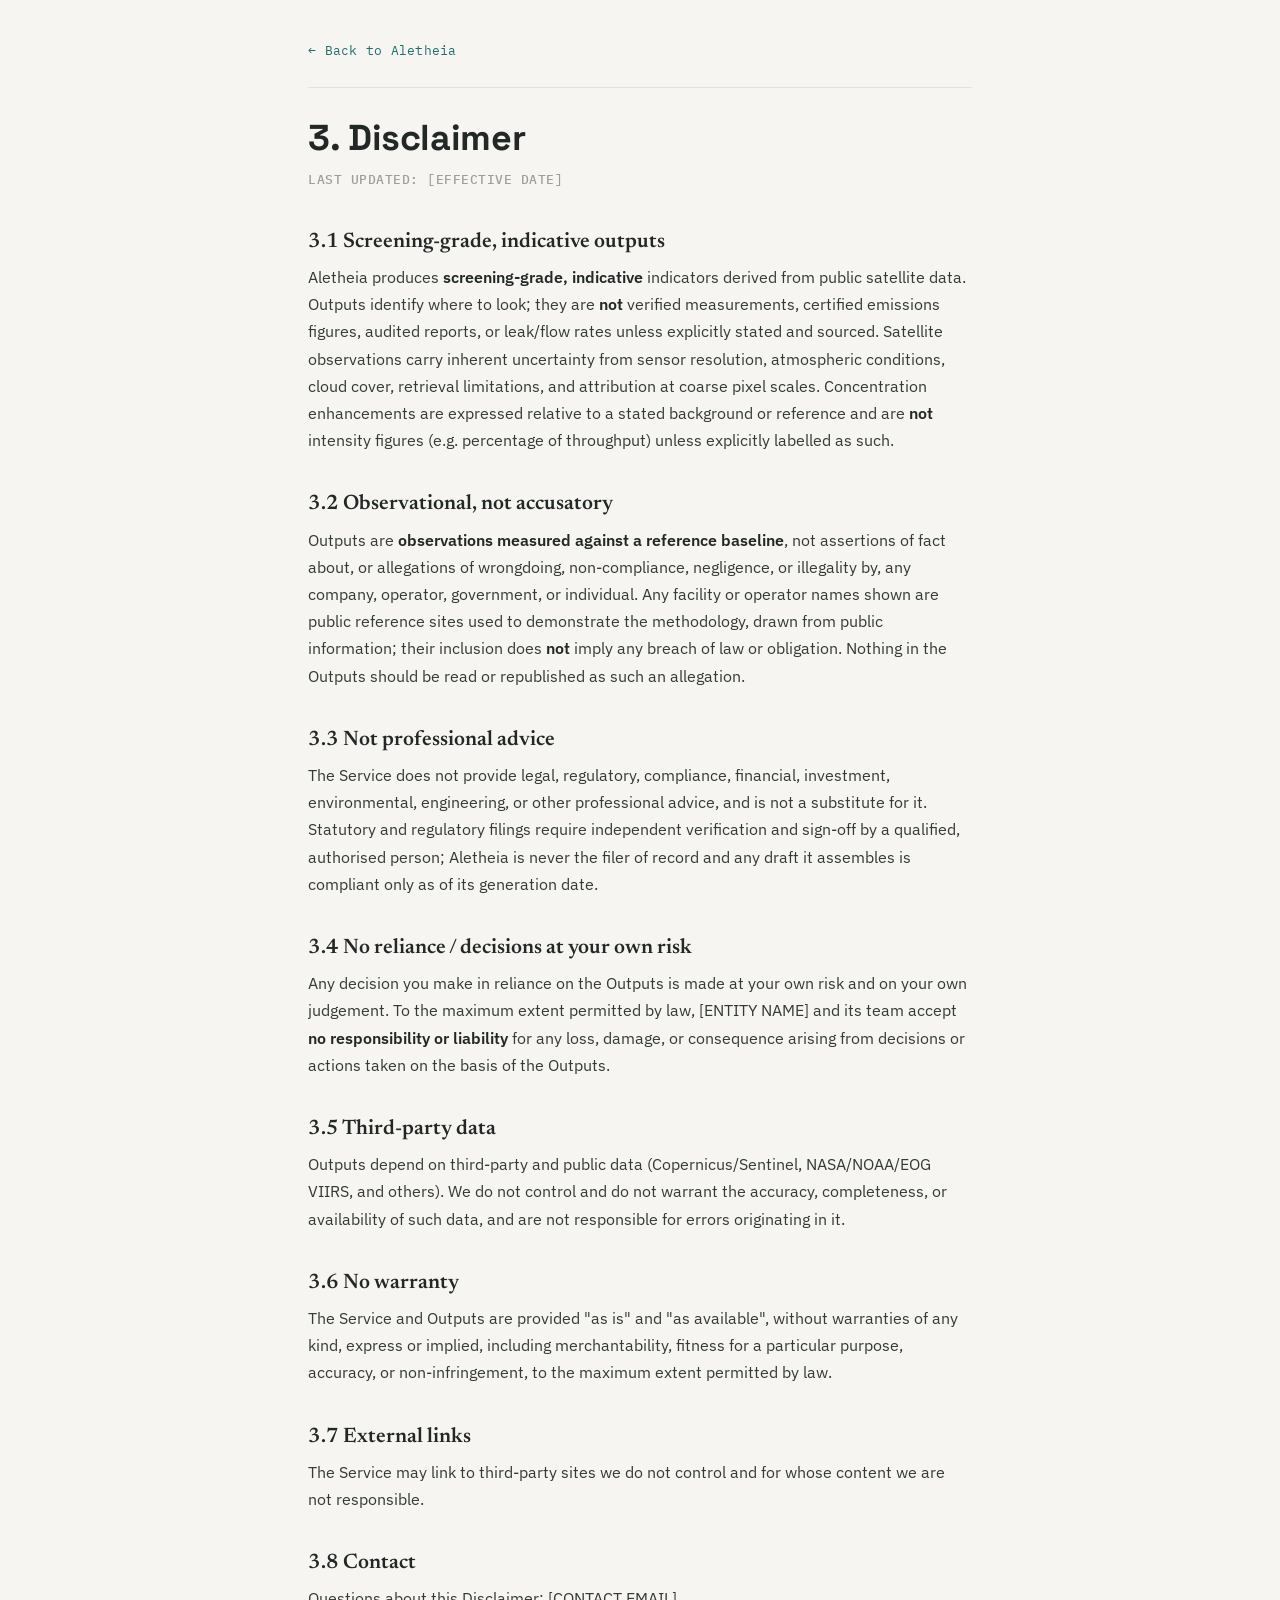
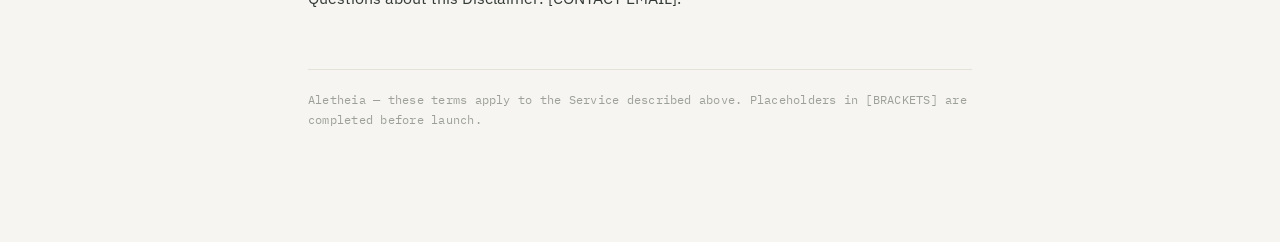
<file: public/legal/disclaimer.html>
<!DOCTYPE html>
<html lang="en">
<head>
  <meta charset="UTF-8" />
  <meta name="viewport" content="width=device-width, initial-scale=1.0" />
  <title>Aletheia · Disclaimer</title>
  <link rel="icon" type="image/svg+xml" href="/favicon.svg" />
  <link rel="preconnect" href="https://fonts.googleapis.com" />
  <link rel="preconnect" href="https://fonts.gstatic.com" crossorigin />
  <link href="https://fonts.googleapis.com/css2?family=IBM+Plex+Mono:wght@400;500&family=IBM+Plex+Sans:wght@400;500;600;700&family=Newsreader:ital,opsz,wght@0,6..72,400;0,6..72,500;0,6..72,600&family=Space+Grotesk:wght@500;600;700&display=swap" rel="stylesheet" />
  <style>
    /* Light, document-style layout. Tokens mirror the shared light set in
       src/aletheia.css so the legal pages read as one product. */
    :root{
      --paper:#F7F5F1; --surface:#FFFFFF; --inset:#F0EDE7; --hairline:#E5E1D9;
      --ink:#222826; --ink-2:#6B716A; --ink-3:#9CA099; --accent:#1F6F6B;
      --serif:'Newsreader',Georgia,'Times New Roman',serif;
      --display:'Space Grotesk',system-ui,sans-serif;
      --body:'IBM Plex Sans',system-ui,sans-serif;
      --mono:'IBM Plex Mono',ui-monospace,Menlo,monospace;
    }
    *{box-sizing:border-box;}
    html{-webkit-text-size-adjust:100%;}
    body{
      margin:0; background:var(--paper); color:var(--ink);
      font-family:var(--body); line-height:1.7; -webkit-font-smoothing:antialiased;
    }
    .doc{max-width:720px; margin:0 auto; padding:32px 28px 96px;}
    .back{
      display:inline-flex; align-items:center; gap:7px;
      font-family:var(--mono); font-size:12.5px; letter-spacing:.02em;
      color:var(--accent); text-decoration:none;
      padding:8px 0; margin-bottom:18px;
    }
    .back:hover{text-decoration:underline;}
    .doc-rule{height:1px; background:var(--hairline); border:0; margin:0 0 30px;}
    h1{
      font-family:var(--display); font-weight:700;
      font-size:36px; line-height:1.12; letter-spacing:-.01em;
      margin:0 0 6px;
    }
    h2{
      font-family:var(--serif); font-weight:600;
      font-size:21px; line-height:1.25; letter-spacing:0;
      margin:38px 0 8px; color:var(--ink);
    }
    p{margin:0 0 16px; font-size:16px; color:#333A37;}
    strong{font-weight:600; color:var(--ink);}
    em{color:var(--ink-2); font-style:italic;}
    ul{margin:0 0 16px; padding-left:22px;}
    li{margin:0 0 8px; font-size:16px; color:#333A37;}
    a{color:var(--accent);}
    /* the bold "Last updated" line that opens each section */
    h1 + p strong{
      font-family:var(--mono); font-weight:500; font-size:12.5px;
      letter-spacing:.04em; text-transform:uppercase; color:var(--ink-3);
    }
    .doc-foot{
      margin-top:56px; padding-top:20px; border-top:1px solid var(--hairline);
      font-family:var(--mono); font-size:12px; letter-spacing:.02em; color:var(--ink-3);
    }
  </style>
</head>
<body>
  <main class="doc">
    <a class="back" href="/">&larr; Back to Aletheia</a>
    <hr class="doc-rule" />
<h1>3. Disclaimer</h1>
<p><strong>Last updated: [EFFECTIVE DATE]</strong></p>
<h2>3.1 Screening-grade, indicative outputs</h2>
<p>Aletheia produces <strong>screening-grade, indicative</strong> indicators derived from public satellite data. Outputs identify where to look; they are <strong>not</strong> verified measurements, certified emissions figures, audited reports, or leak/flow rates unless explicitly stated and sourced. Satellite observations carry inherent uncertainty from sensor resolution, atmospheric conditions, cloud cover, retrieval limitations, and attribution at coarse pixel scales. Concentration enhancements are expressed relative to a stated background or reference and are <strong>not</strong> intensity figures (e.g. percentage of throughput) unless explicitly labelled as such.</p>
<h2>3.2 Observational, not accusatory</h2>
<p>Outputs are <strong>observations measured against a reference baseline</strong>, not assertions of fact about, or allegations of wrongdoing, non-compliance, negligence, or illegality by, any company, operator, government, or individual. Any facility or operator names shown are public reference sites used to demonstrate the methodology, drawn from public information; their inclusion does <strong>not</strong> imply any breach of law or obligation. Nothing in the Outputs should be read or republished as such an allegation.</p>
<h2>3.3 Not professional advice</h2>
<p>The Service does not provide legal, regulatory, compliance, financial, investment, environmental, engineering, or other professional advice, and is not a substitute for it. Statutory and regulatory filings require independent verification and sign-off by a qualified, authorised person; Aletheia is never the filer of record and any draft it assembles is compliant only as of its generation date.</p>
<h2>3.4 No reliance / decisions at your own risk</h2>
<p>Any decision you make in reliance on the Outputs is made at your own risk and on your own judgement. To the maximum extent permitted by law, [ENTITY NAME] and its team accept <strong>no responsibility or liability</strong> for any loss, damage, or consequence arising from decisions or actions taken on the basis of the Outputs.</p>
<h2>3.5 Third-party data</h2>
<p>Outputs depend on third-party and public data (Copernicus/Sentinel, NASA/NOAA/EOG VIIRS, and others). We do not control and do not warrant the accuracy, completeness, or availability of such data, and are not responsible for errors originating in it.</p>
<h2>3.6 No warranty</h2>
<p>The Service and Outputs are provided "as is" and "as available", without warranties of any kind, express or implied, including merchantability, fitness for a particular purpose, accuracy, or non-infringement, to the maximum extent permitted by law.</p>
<h2>3.7 External links</h2>
<p>The Service may link to third-party sites we do not control and for whose content we are not responsible.</p>
<h2>3.8 Contact</h2>
<p>Questions about this Disclaimer: [CONTACT EMAIL].</p>
    <p class="doc-foot">Aletheia — these terms apply to the Service described above. Placeholders in [BRACKETS] are completed before launch.</p>
  </main>
</body>
</html>
</file>
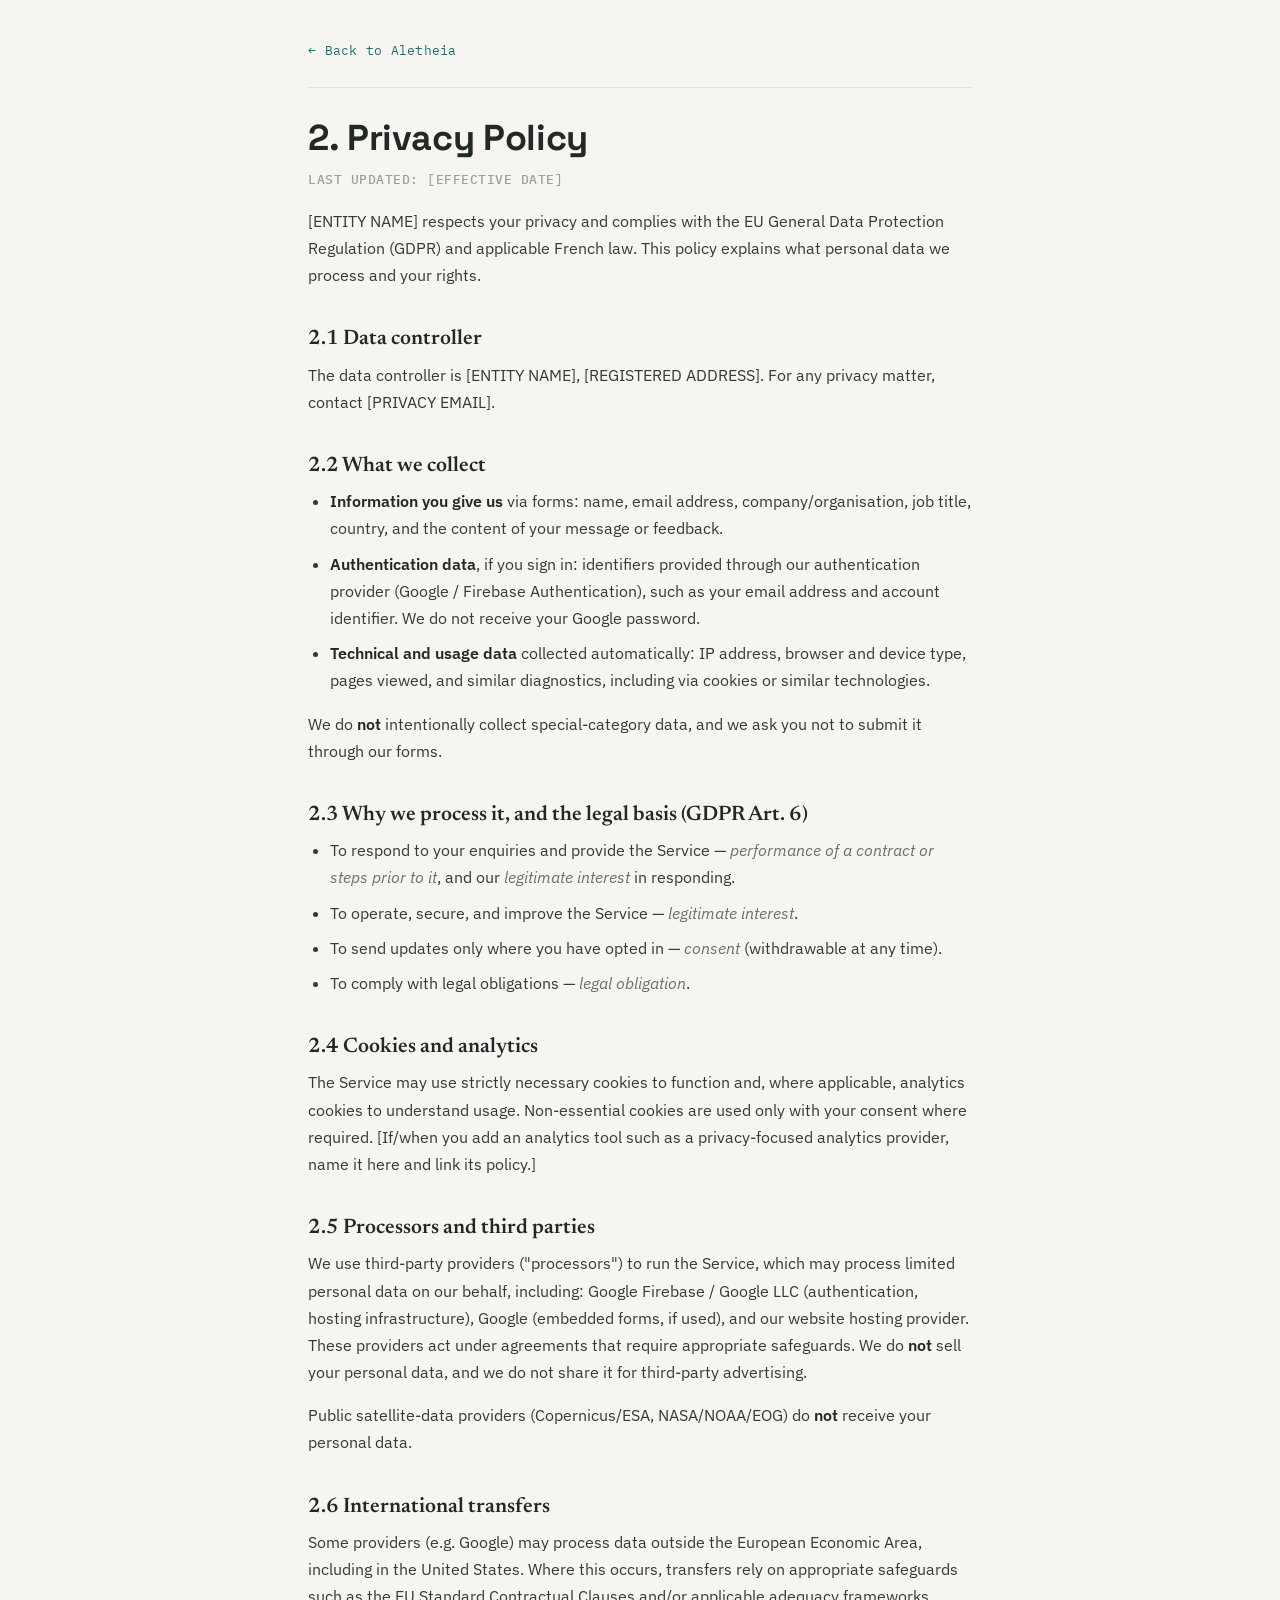
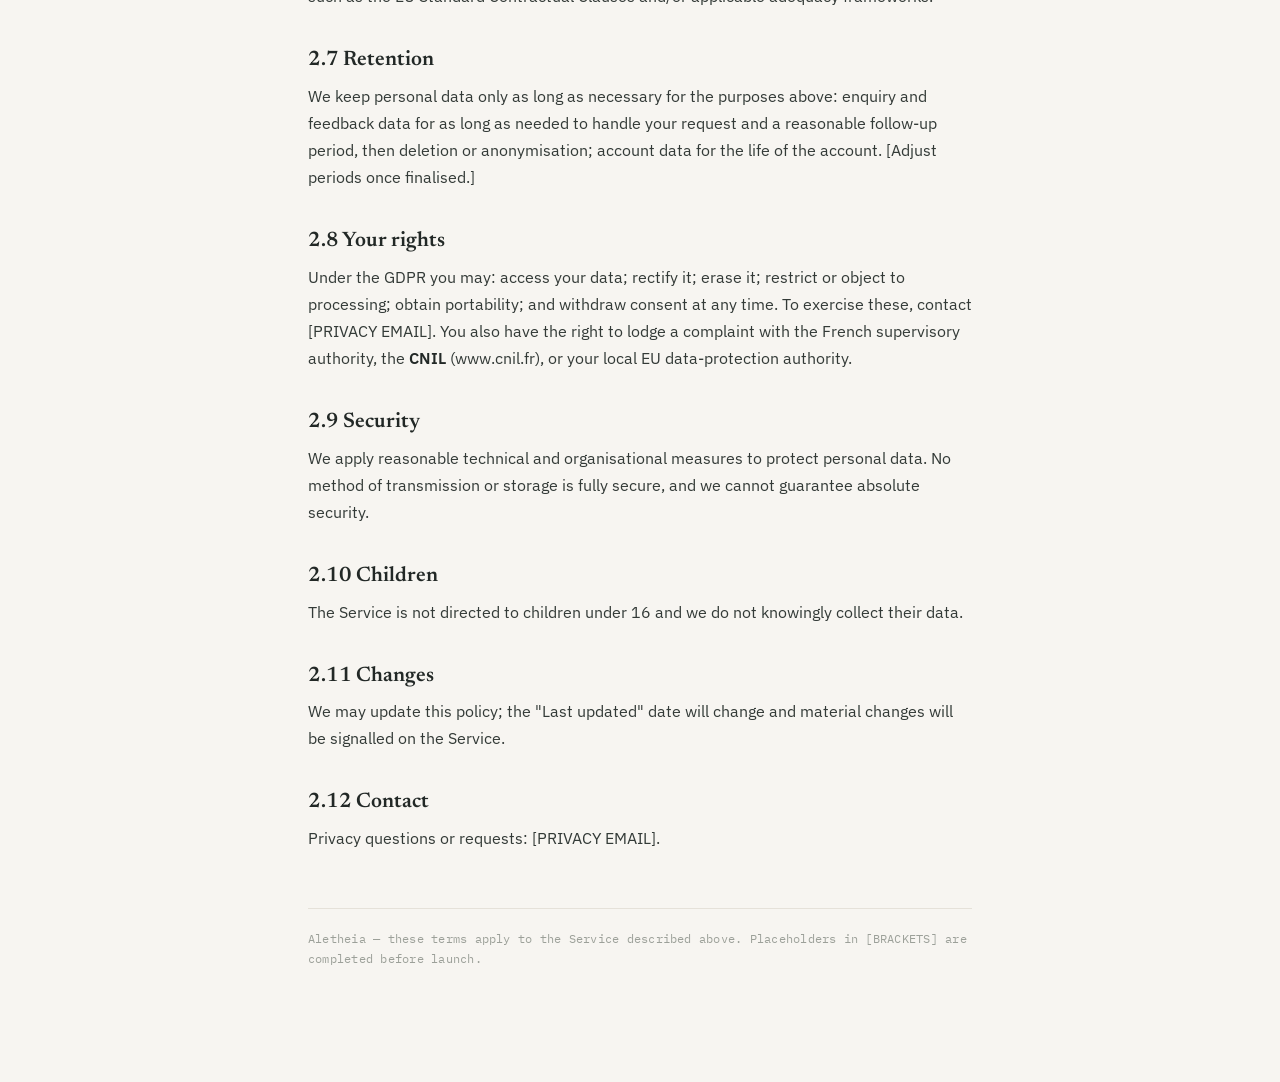
<file: public/legal/privacy.html>
<!DOCTYPE html>
<html lang="en">
<head>
  <meta charset="UTF-8" />
  <meta name="viewport" content="width=device-width, initial-scale=1.0" />
  <title>Aletheia · Privacy Policy</title>
  <link rel="icon" type="image/svg+xml" href="/favicon.svg" />
  <link rel="preconnect" href="https://fonts.googleapis.com" />
  <link rel="preconnect" href="https://fonts.gstatic.com" crossorigin />
  <link href="https://fonts.googleapis.com/css2?family=IBM+Plex+Mono:wght@400;500&family=IBM+Plex+Sans:wght@400;500;600;700&family=Newsreader:ital,opsz,wght@0,6..72,400;0,6..72,500;0,6..72,600&family=Space+Grotesk:wght@500;600;700&display=swap" rel="stylesheet" />
  <style>
    /* Light, document-style layout. Tokens mirror the shared light set in
       src/aletheia.css so the legal pages read as one product. */
    :root{
      --paper:#F7F5F1; --surface:#FFFFFF; --inset:#F0EDE7; --hairline:#E5E1D9;
      --ink:#222826; --ink-2:#6B716A; --ink-3:#9CA099; --accent:#1F6F6B;
      --serif:'Newsreader',Georgia,'Times New Roman',serif;
      --display:'Space Grotesk',system-ui,sans-serif;
      --body:'IBM Plex Sans',system-ui,sans-serif;
      --mono:'IBM Plex Mono',ui-monospace,Menlo,monospace;
    }
    *{box-sizing:border-box;}
    html{-webkit-text-size-adjust:100%;}
    body{
      margin:0; background:var(--paper); color:var(--ink);
      font-family:var(--body); line-height:1.7; -webkit-font-smoothing:antialiased;
    }
    .doc{max-width:720px; margin:0 auto; padding:32px 28px 96px;}
    .back{
      display:inline-flex; align-items:center; gap:7px;
      font-family:var(--mono); font-size:12.5px; letter-spacing:.02em;
      color:var(--accent); text-decoration:none;
      padding:8px 0; margin-bottom:18px;
    }
    .back:hover{text-decoration:underline;}
    .doc-rule{height:1px; background:var(--hairline); border:0; margin:0 0 30px;}
    h1{
      font-family:var(--display); font-weight:700;
      font-size:36px; line-height:1.12; letter-spacing:-.01em;
      margin:0 0 6px;
    }
    h2{
      font-family:var(--serif); font-weight:600;
      font-size:21px; line-height:1.25; letter-spacing:0;
      margin:38px 0 8px; color:var(--ink);
    }
    p{margin:0 0 16px; font-size:16px; color:#333A37;}
    strong{font-weight:600; color:var(--ink);}
    em{color:var(--ink-2); font-style:italic;}
    ul{margin:0 0 16px; padding-left:22px;}
    li{margin:0 0 8px; font-size:16px; color:#333A37;}
    a{color:var(--accent);}
    /* the bold "Last updated" line that opens each section */
    h1 + p strong{
      font-family:var(--mono); font-weight:500; font-size:12.5px;
      letter-spacing:.04em; text-transform:uppercase; color:var(--ink-3);
    }
    .doc-foot{
      margin-top:56px; padding-top:20px; border-top:1px solid var(--hairline);
      font-family:var(--mono); font-size:12px; letter-spacing:.02em; color:var(--ink-3);
    }
  </style>
</head>
<body>
  <main class="doc">
    <a class="back" href="/">&larr; Back to Aletheia</a>
    <hr class="doc-rule" />
<h1>2. Privacy Policy</h1>
<p><strong>Last updated: [EFFECTIVE DATE]</strong></p>
<p>[ENTITY NAME] respects your privacy and complies with the EU General Data Protection Regulation (GDPR) and applicable French law. This policy explains what personal data we process and your rights.</p>
<h2>2.1 Data controller</h2>
<p>The data controller is [ENTITY NAME], [REGISTERED ADDRESS]. For any privacy matter, contact [PRIVACY EMAIL].</p>
<h2>2.2 What we collect</h2>
<ul>
  <li><strong>Information you give us</strong> via forms: name, email address, company/organisation, job title, country, and the content of your message or feedback.</li>
  <li><strong>Authentication data</strong>, if you sign in: identifiers provided through our authentication provider (Google / Firebase Authentication), such as your email address and account identifier. We do not receive your Google password.</li>
  <li><strong>Technical and usage data</strong> collected automatically: IP address, browser and device type, pages viewed, and similar diagnostics, including via cookies or similar technologies.</li>
</ul>
<p>We do <strong>not</strong> intentionally collect special-category data, and we ask you not to submit it through our forms.</p>
<h2>2.3 Why we process it, and the legal basis (GDPR Art. 6)</h2>
<ul>
  <li>To respond to your enquiries and provide the Service — <em>performance of a contract or steps prior to it</em>, and our <em>legitimate interest</em> in responding.</li>
  <li>To operate, secure, and improve the Service — <em>legitimate interest</em>.</li>
  <li>To send updates only where you have opted in — <em>consent</em> (withdrawable at any time).</li>
  <li>To comply with legal obligations — <em>legal obligation</em>.</li>
</ul>
<h2>2.4 Cookies and analytics</h2>
<p>The Service may use strictly necessary cookies to function and, where applicable, analytics cookies to understand usage. Non-essential cookies are used only with your consent where required. [If/when you add an analytics tool such as a privacy-focused analytics provider, name it here and link its policy.]</p>
<h2>2.5 Processors and third parties</h2>
<p>We use third-party providers ("processors") to run the Service, which may process limited personal data on our behalf, including: Google Firebase / Google LLC (authentication, hosting infrastructure), Google (embedded forms, if used), and our website hosting provider. These providers act under agreements that require appropriate safeguards. We do <strong>not</strong> sell your personal data, and we do not share it for third-party advertising.</p>
<p>Public satellite-data providers (Copernicus/ESA, NASA/NOAA/EOG) do <strong>not</strong> receive your personal data.</p>
<h2>2.6 International transfers</h2>
<p>Some providers (e.g. Google) may process data outside the European Economic Area, including in the United States. Where this occurs, transfers rely on appropriate safeguards such as the EU Standard Contractual Clauses and/or applicable adequacy frameworks.</p>
<h2>2.7 Retention</h2>
<p>We keep personal data only as long as necessary for the purposes above: enquiry and feedback data for as long as needed to handle your request and a reasonable follow-up period, then deletion or anonymisation; account data for the life of the account. [Adjust periods once finalised.]</p>
<h2>2.8 Your rights</h2>
<p>Under the GDPR you may: access your data; rectify it; erase it; restrict or object to processing; obtain portability; and withdraw consent at any time. To exercise these, contact [PRIVACY EMAIL]. You also have the right to lodge a complaint with the French supervisory authority, the <strong>CNIL</strong> (www.cnil.fr), or your local EU data-protection authority.</p>
<h2>2.9 Security</h2>
<p>We apply reasonable technical and organisational measures to protect personal data. No method of transmission or storage is fully secure, and we cannot guarantee absolute security.</p>
<h2>2.10 Children</h2>
<p>The Service is not directed to children under 16 and we do not knowingly collect their data.</p>
<h2>2.11 Changes</h2>
<p>We may update this policy; the "Last updated" date will change and material changes will be signalled on the Service.</p>
<h2>2.12 Contact</h2>
<p>Privacy questions or requests: [PRIVACY EMAIL].</p>
    <p class="doc-foot">Aletheia — these terms apply to the Service described above. Placeholders in [BRACKETS] are completed before launch.</p>
  </main>
</body>
</html>
</file>
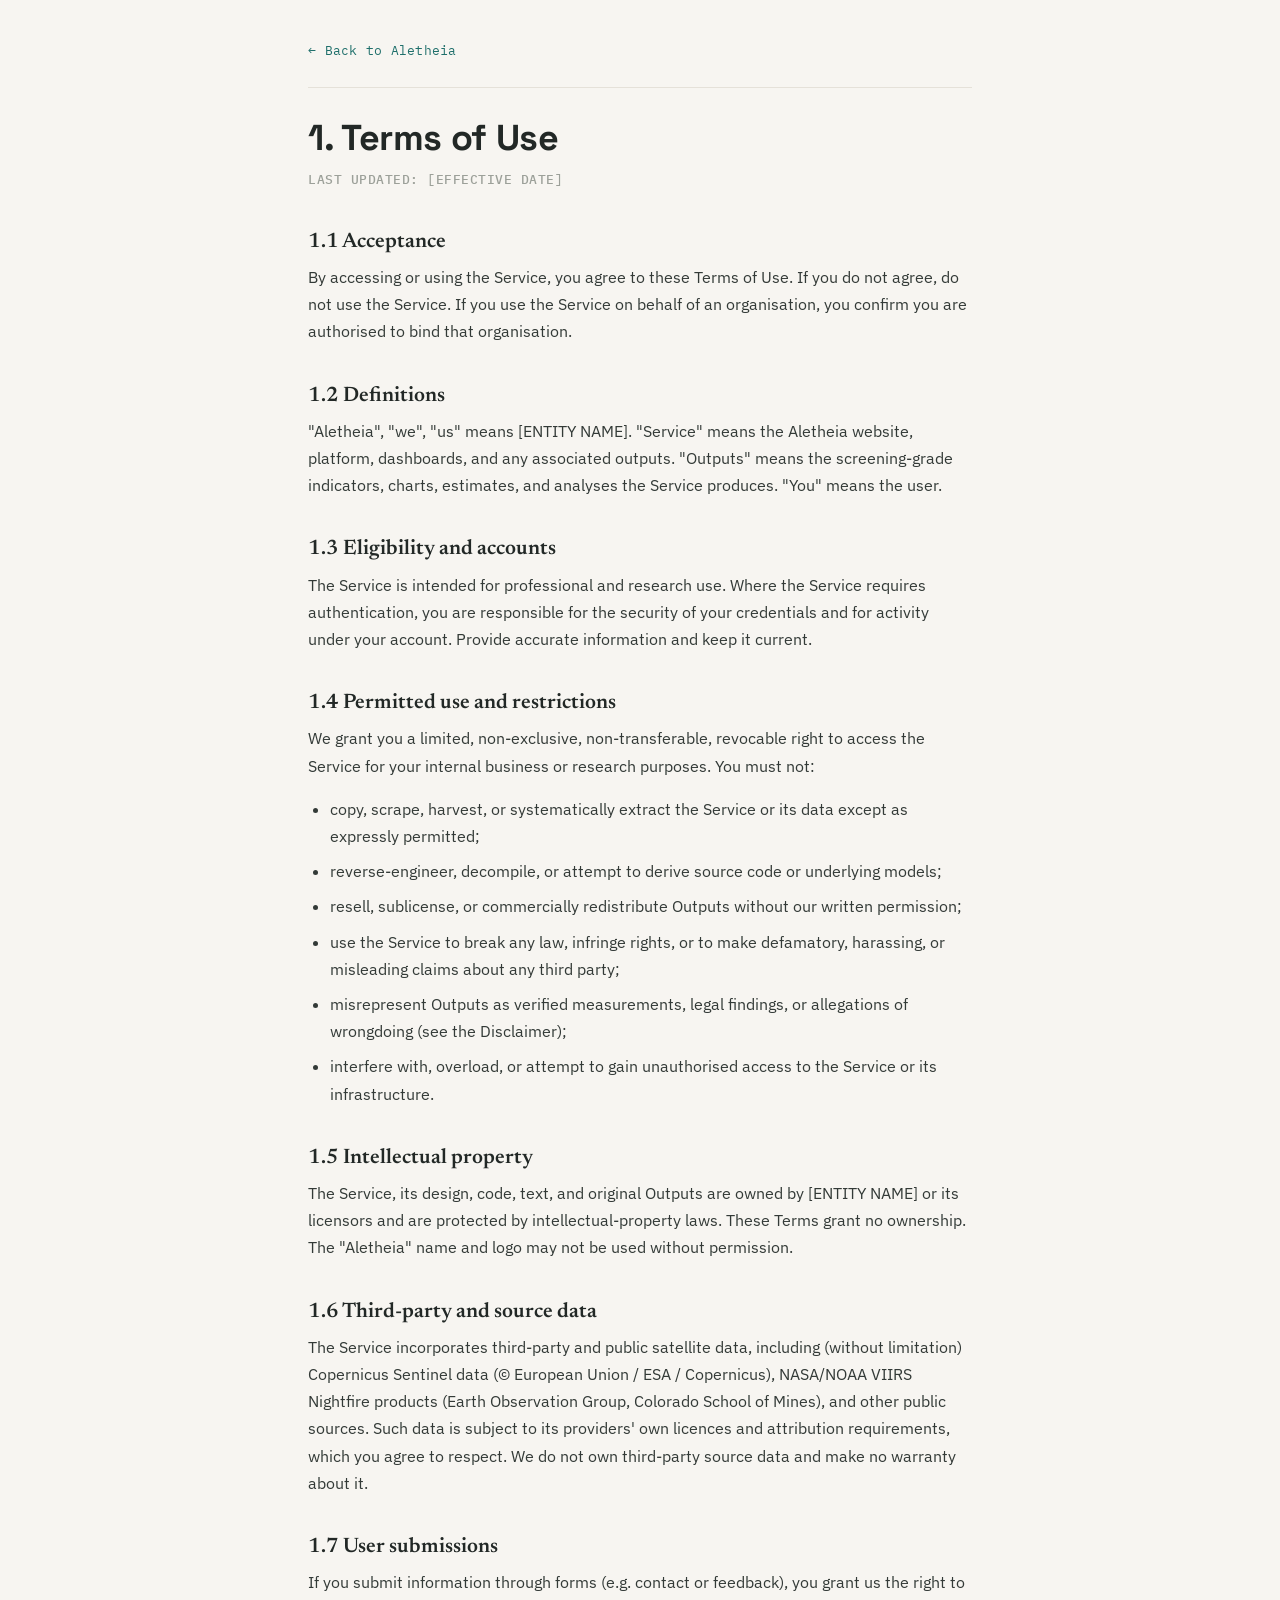
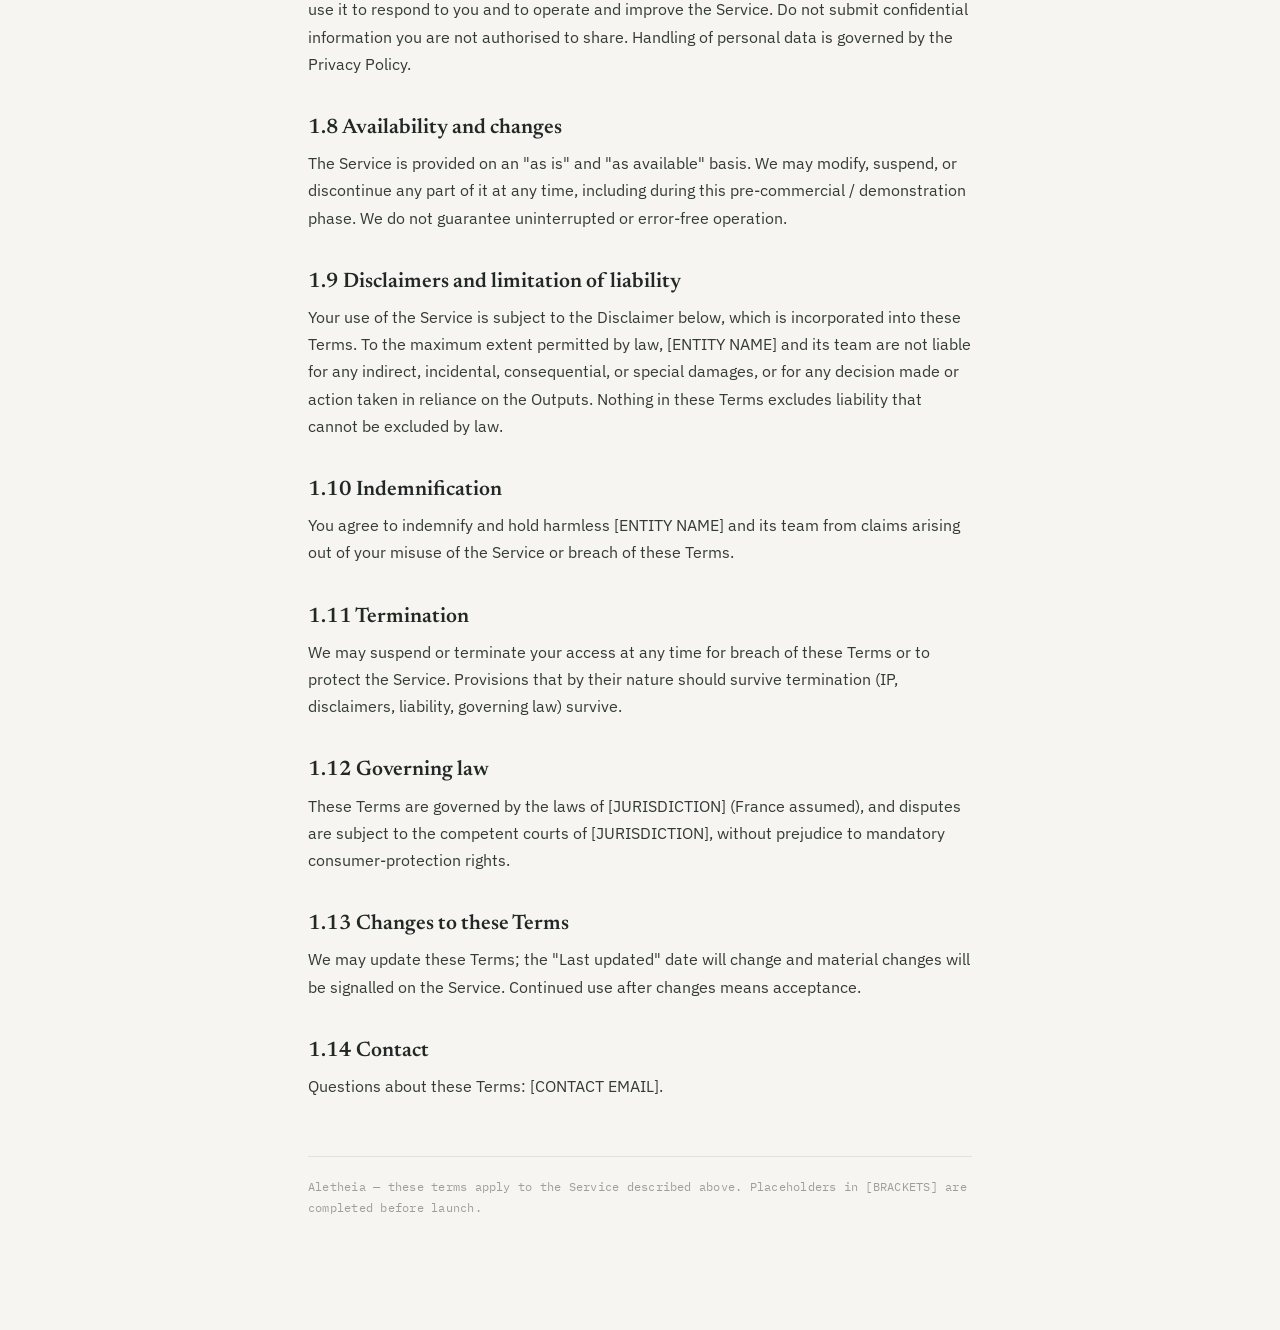
<file: public/legal/terms.html>
<!DOCTYPE html>
<html lang="en">
<head>
  <meta charset="UTF-8" />
  <meta name="viewport" content="width=device-width, initial-scale=1.0" />
  <title>Aletheia · Terms of Use</title>
  <link rel="icon" type="image/svg+xml" href="/favicon.svg" />
  <link rel="preconnect" href="https://fonts.googleapis.com" />
  <link rel="preconnect" href="https://fonts.gstatic.com" crossorigin />
  <link href="https://fonts.googleapis.com/css2?family=IBM+Plex+Mono:wght@400;500&family=IBM+Plex+Sans:wght@400;500;600;700&family=Newsreader:ital,opsz,wght@0,6..72,400;0,6..72,500;0,6..72,600&family=Space+Grotesk:wght@500;600;700&display=swap" rel="stylesheet" />
  <style>
    /* Light, document-style layout. Tokens mirror the shared light set in
       src/aletheia.css so the legal pages read as one product. */
    :root{
      --paper:#F7F5F1; --surface:#FFFFFF; --inset:#F0EDE7; --hairline:#E5E1D9;
      --ink:#222826; --ink-2:#6B716A; --ink-3:#9CA099; --accent:#1F6F6B;
      --serif:'Newsreader',Georgia,'Times New Roman',serif;
      --display:'Space Grotesk',system-ui,sans-serif;
      --body:'IBM Plex Sans',system-ui,sans-serif;
      --mono:'IBM Plex Mono',ui-monospace,Menlo,monospace;
    }
    *{box-sizing:border-box;}
    html{-webkit-text-size-adjust:100%;}
    body{
      margin:0; background:var(--paper); color:var(--ink);
      font-family:var(--body); line-height:1.7; -webkit-font-smoothing:antialiased;
    }
    .doc{max-width:720px; margin:0 auto; padding:32px 28px 96px;}
    .back{
      display:inline-flex; align-items:center; gap:7px;
      font-family:var(--mono); font-size:12.5px; letter-spacing:.02em;
      color:var(--accent); text-decoration:none;
      padding:8px 0; margin-bottom:18px;
    }
    .back:hover{text-decoration:underline;}
    .doc-rule{height:1px; background:var(--hairline); border:0; margin:0 0 30px;}
    h1{
      font-family:var(--display); font-weight:700;
      font-size:36px; line-height:1.12; letter-spacing:-.01em;
      margin:0 0 6px;
    }
    h2{
      font-family:var(--serif); font-weight:600;
      font-size:21px; line-height:1.25; letter-spacing:0;
      margin:38px 0 8px; color:var(--ink);
    }
    p{margin:0 0 16px; font-size:16px; color:#333A37;}
    strong{font-weight:600; color:var(--ink);}
    em{color:var(--ink-2); font-style:italic;}
    ul{margin:0 0 16px; padding-left:22px;}
    li{margin:0 0 8px; font-size:16px; color:#333A37;}
    a{color:var(--accent);}
    /* the bold "Last updated" line that opens each section */
    h1 + p strong{
      font-family:var(--mono); font-weight:500; font-size:12.5px;
      letter-spacing:.04em; text-transform:uppercase; color:var(--ink-3);
    }
    .doc-foot{
      margin-top:56px; padding-top:20px; border-top:1px solid var(--hairline);
      font-family:var(--mono); font-size:12px; letter-spacing:.02em; color:var(--ink-3);
    }
  </style>
</head>
<body>
  <main class="doc">
    <a class="back" href="/">&larr; Back to Aletheia</a>
    <hr class="doc-rule" />
<h1>1. Terms of Use</h1>
<p><strong>Last updated: [EFFECTIVE DATE]</strong></p>
<h2>1.1 Acceptance</h2>
<p>By accessing or using the Service, you agree to these Terms of Use. If you do not agree, do not use the Service. If you use the Service on behalf of an organisation, you confirm you are authorised to bind that organisation.</p>
<h2>1.2 Definitions</h2>
<p>"Aletheia", "we", "us" means [ENTITY NAME]. "Service" means the Aletheia website, platform, dashboards, and any associated outputs. "Outputs" means the screening-grade indicators, charts, estimates, and analyses the Service produces. "You" means the user.</p>
<h2>1.3 Eligibility and accounts</h2>
<p>The Service is intended for professional and research use. Where the Service requires authentication, you are responsible for the security of your credentials and for activity under your account. Provide accurate information and keep it current.</p>
<h2>1.4 Permitted use and restrictions</h2>
<p>We grant you a limited, non-exclusive, non-transferable, revocable right to access the Service for your internal business or research purposes. You must not:</p>
<ul>
  <li>copy, scrape, harvest, or systematically extract the Service or its data except as expressly permitted;</li>
  <li>reverse-engineer, decompile, or attempt to derive source code or underlying models;</li>
  <li>resell, sublicense, or commercially redistribute Outputs without our written permission;</li>
  <li>use the Service to break any law, infringe rights, or to make defamatory, harassing, or misleading claims about any third party;</li>
  <li>misrepresent Outputs as verified measurements, legal findings, or allegations of wrongdoing (see the Disclaimer);</li>
  <li>interfere with, overload, or attempt to gain unauthorised access to the Service or its infrastructure.</li>
</ul>
<h2>1.5 Intellectual property</h2>
<p>The Service, its design, code, text, and original Outputs are owned by [ENTITY NAME] or its licensors and are protected by intellectual-property laws. These Terms grant no ownership. The "Aletheia" name and logo may not be used without permission.</p>
<h2>1.6 Third-party and source data</h2>
<p>The Service incorporates third-party and public satellite data, including (without limitation) Copernicus Sentinel data (© European Union / ESA / Copernicus), NASA/NOAA VIIRS Nightfire products (Earth Observation Group, Colorado School of Mines), and other public sources. Such data is subject to its providers' own licences and attribution requirements, which you agree to respect. We do not own third-party source data and make no warranty about it.</p>
<h2>1.7 User submissions</h2>
<p>If you submit information through forms (e.g. contact or feedback), you grant us the right to use it to respond to you and to operate and improve the Service. Do not submit confidential information you are not authorised to share. Handling of personal data is governed by the Privacy Policy.</p>
<h2>1.8 Availability and changes</h2>
<p>The Service is provided on an "as is" and "as available" basis. We may modify, suspend, or discontinue any part of it at any time, including during this pre-commercial / demonstration phase. We do not guarantee uninterrupted or error-free operation.</p>
<h2>1.9 Disclaimers and limitation of liability</h2>
<p>Your use of the Service is subject to the Disclaimer below, which is incorporated into these Terms. To the maximum extent permitted by law, [ENTITY NAME] and its team are not liable for any indirect, incidental, consequential, or special damages, or for any decision made or action taken in reliance on the Outputs. Nothing in these Terms excludes liability that cannot be excluded by law.</p>
<h2>1.10 Indemnification</h2>
<p>You agree to indemnify and hold harmless [ENTITY NAME] and its team from claims arising out of your misuse of the Service or breach of these Terms.</p>
<h2>1.11 Termination</h2>
<p>We may suspend or terminate your access at any time for breach of these Terms or to protect the Service. Provisions that by their nature should survive termination (IP, disclaimers, liability, governing law) survive.</p>
<h2>1.12 Governing law</h2>
<p>These Terms are governed by the laws of [JURISDICTION] (France assumed), and disputes are subject to the competent courts of [JURISDICTION], without prejudice to mandatory consumer-protection rights.</p>
<h2>1.13 Changes to these Terms</h2>
<p>We may update these Terms; the "Last updated" date will change and material changes will be signalled on the Service. Continued use after changes means acceptance.</p>
<h2>1.14 Contact</h2>
<p>Questions about these Terms: [CONTACT EMAIL].</p>
    <p class="doc-foot">Aletheia — these terms apply to the Service described above. Placeholders in [BRACKETS] are completed before launch.</p>
  </main>
</body>
</html>
</file>
